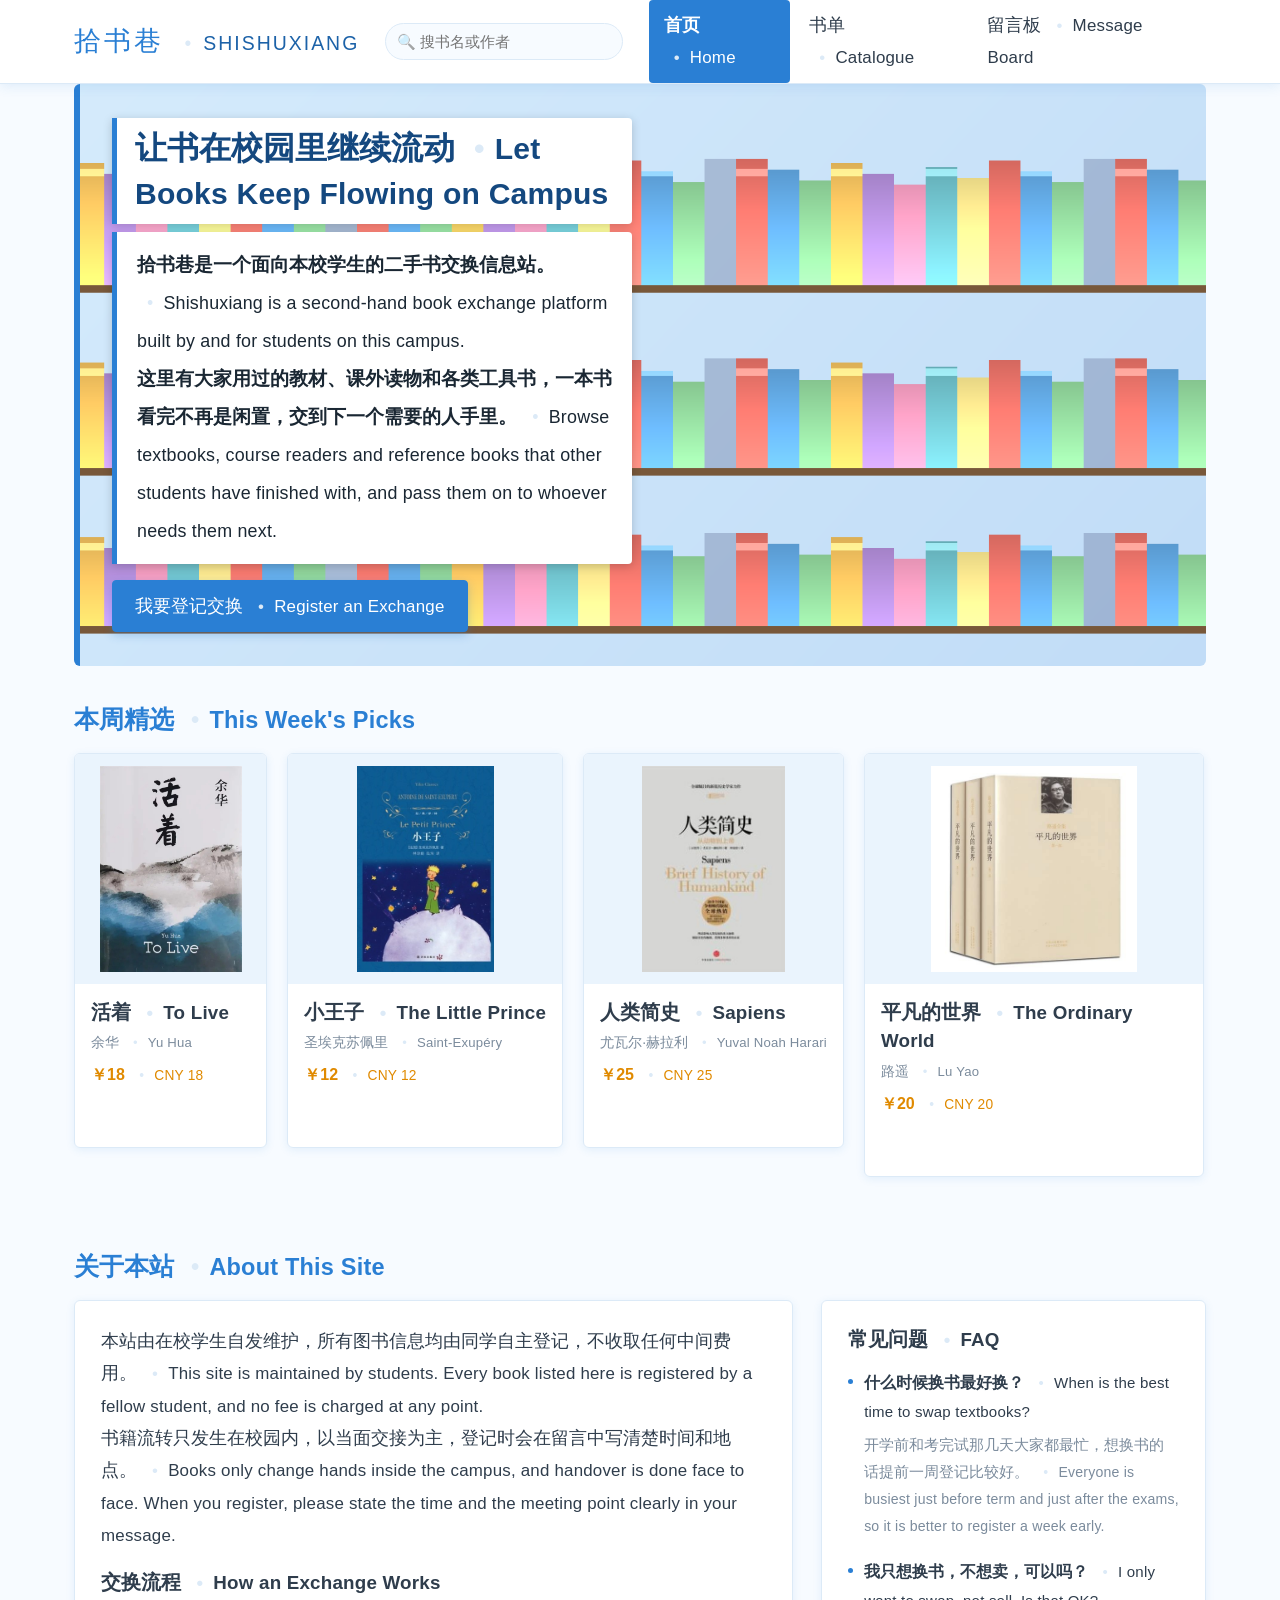
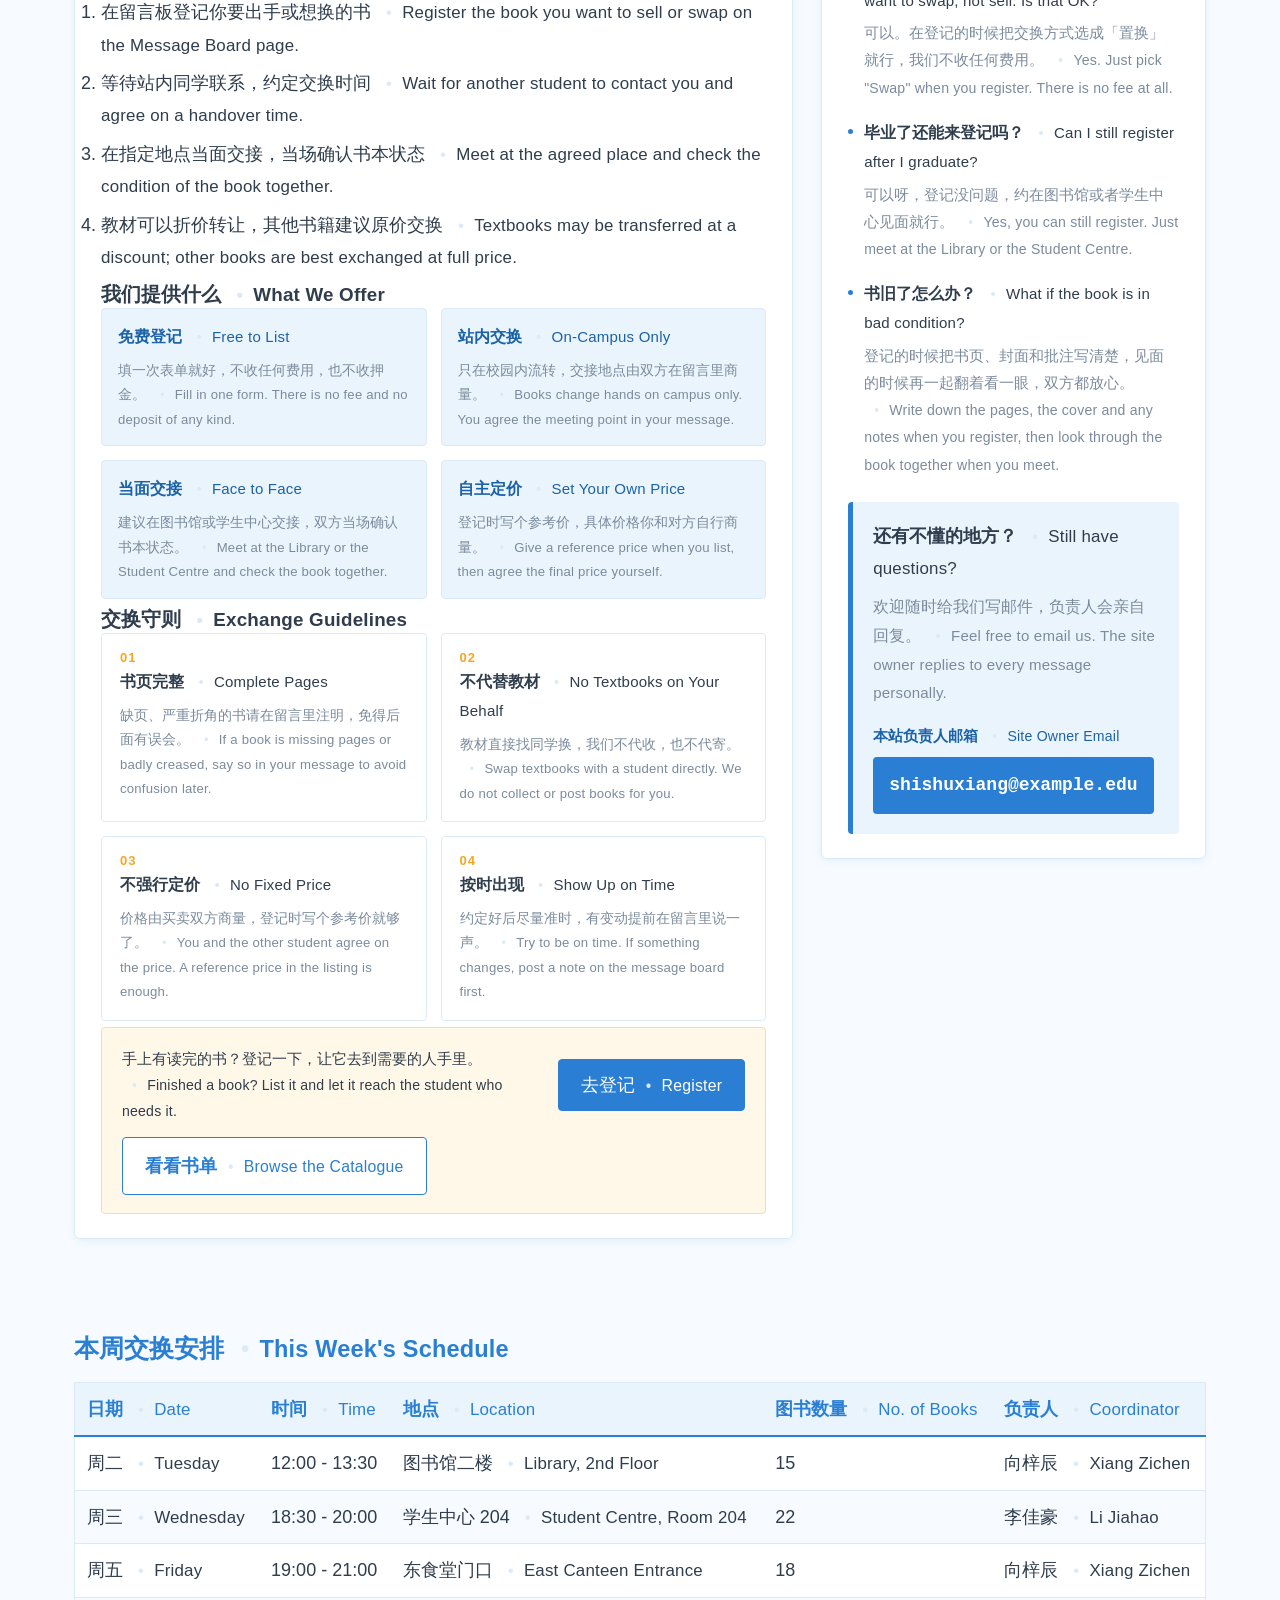
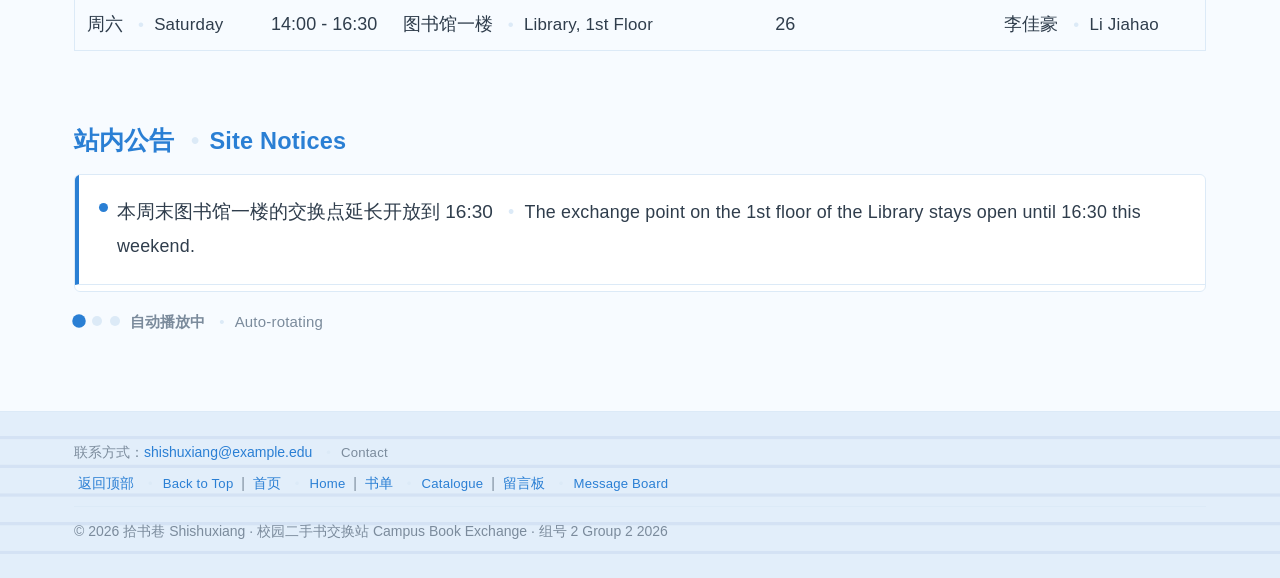
<file: index.html>
<!DOCTYPE html>
<!--
  ============================================================================
  拾书巷 (Shishuxiang) - 校园二手书交换站
  Campus Second-hand Book Exchange Site  |  首页 Home Page (index.html)
  ----------------------------------------------------------------------------
  负责人 Owner: 向梓辰 Xiang Zichen (202412320227)
  合作者 Collaborator: 李佳豪 Li Jiahao (202412320211)
  ----------------------------------------------------------------------------
  本页面所有可见文字均为中英双语：中文加粗、英文紧跟其后。
  Every visible piece of text on this page is bilingual: the Chinese is set in
  bold and the English follows immediately after it on the same line.
  ============================================================================
-->

<html lang="zh-CN">

<head>
    <!-- 字符编码  |  Character Encoding -->
    <meta charset="UTF-8">
    <!-- 视口设置（移动端必写）  |  Viewport Meta Tag (required for mobile) -->
    <meta name="viewport" content="width=device-width, initial-scale=1.0">
    <!-- 页面标题  |  Page Title -->
    <title>拾书巷 Shishuxiang | 校园二手书交换站 Campus Book Exchange</title>
    <!-- 网站图标  |  Favicon -->
    <link rel="shortcut icon" href="images/logo.jpg?v=13" type="image/x-icon">
    <!-- 外部样式表  |  External Stylesheet -->
    <link rel="stylesheet" href="css/style.css?v=13">
</head>

<body>
    <!-- ==================================================================
         区块一：顶部导航栏
         BLOCK 1: HEADER / NAVIGATION BAR
         ================================================================== -->
    <header id="header-top" class="site-header">
        <div class="header-inner">
            <!-- 站点名称  |  Site Name -->
            <a href="index.html" class="header-site-title">
                拾书巷 <span class="en-text">Shishuxiang</span>
            </a>

            <!-- 搜索框  |  Search Box -->
            <form class="header-search" id="header-search-form" role="search">
                <input type="search" id="header-search-input" placeholder="搜书名或作者"
                       data-hint-full="搜书名或作者 Search by title or writer" aria-label="搜索图书 Search for a book">
                <!-- 展开以后，英文提示出现在框的右边  -->
                <!-- Once the box is open, the English half shows on the right -->
                <span class="search-extra">Search by title or writer</span>
            </form>

            <!-- 导航菜单  |  Navigation -->
            <nav class="header-nav">
                <a href="index.html" class="header-nav-link active">首页 <span class="en-text">Home</span></a>
                <a href="detail.html" class="header-nav-link">书单 <span class="en-text">Catalogue</span></a>
                <a href="contact.html" class="header-nav-link">留言板 <span class="en-text">Message Board</span></a>
            </nav>
        </div>
    </header>

    <main class="main-content">

        <!-- --------------------------------------------------------------
             功能块 2-1：欢迎区
             FEATURE BLOCK 2-1: HERO / BANNER SECTION
             -------------------------------------------------------------- -->
        <section class="section-banner">
            <!-- 大标题  |  Main Heading -->
            <h2>让书在校园里继续流动 <span class="en-text">Let Books Keep Flowing on Campus</span></h2>

            <!-- 介绍段落（黑体加粗）  |  Introductory Paragraph (bold Heiti) -->
            <p>
                拾书巷是一个面向本校学生的二手书交换信息站。
                <span class="en-text">Shishuxiang is a second-hand book exchange platform built by and for students on this campus.</span><br>
                这里有大家用过的教材、课外读物和各类工具书，一本书看完不再是闲置，交到下一个需要的人手里。
                <span class="en-text">Browse textbooks, course readers and reference books that other students have finished with, and pass them on to whoever needs them next.</span>
            </p>

            <!-- 行动请求按钮  |  Call to Action Button -->
            <a href="contact.html" class="btn-primary">我要登记交换 <span class="en-text">Register an Exchange</span></a>
        </section>

        <!-- --------------------------------------------------------------
             功能块 2-2：精选图书画廊
             FEATURE BLOCK 2-2: FEATURED BOOK GALLERY
             -------------------------------------------------------------- -->
        <section id="section-gallery" class="section-gallery">
            <h2>本周精选 <span class="en-text">This Week's Picks</span></h2>

            <div class="gallery-container">

                <a class="book-card-link" href="book.html?book=活着"><article class="gallery-book-card">
                    <img src="images/活着.jpg?v=13" alt="《活着》封面 Cover of To Live">
                    <h3>活着 <span class="en-text">To Live</span></h3>
                    <p class="gallery-book-author">余华 <span class="en-text">Yu Hua</span></p>
                    <p class="gallery-book-price"><strong>￥18</strong> <span class="en-text">CNY 18</span></p>
                    <p class="book-detail-hint">查看详情 <span class="en-text">View Details</span></p></article></a>

                <a class="book-card-link" href="book.html?book=小王子"><article class="gallery-book-card">
                    <img src="images/小王子.jpg?v=13" alt="《小王子》封面 Cover of The Little Prince">
                    <h3>小王子 <span class="en-text">The Little Prince</span></h3>
                    <p class="gallery-book-author">圣埃克苏佩里 <span class="en-text">Saint-Exupéry</span></p>
                    <p class="gallery-book-price"><strong>￥12</strong> <span class="en-text">CNY 12</span></p>
                    <p class="book-detail-hint">查看详情 <span class="en-text">View Details</span></p></article></a>

                <a class="book-card-link" href="book.html?book=人类简史"><article class="gallery-book-card">
                    <img src="images/人类简史.jpg?v=13" alt="《人类简史》封面 Cover of Sapiens">
                    <h3>人类简史 <span class="en-text">Sapiens</span></h3>
                    <p class="gallery-book-author">尤瓦尔·赫拉利 <span class="en-text">Yuval Noah Harari</span></p>
                    <p class="gallery-book-price"><strong>￥25</strong> <span class="en-text">CNY 25</span></p>
                    <p class="book-detail-hint">查看详情 <span class="en-text">View Details</span></p></article></a>

                <a class="book-card-link" href="book.html?book=平凡的世界"><article class="gallery-book-card">
                    <img src="images/平凡的世界.jpg?v=13" alt="《平凡的世界》封面 Cover of The Ordinary World">
                    <h3>平凡的世界 <span class="en-text">The Ordinary World</span></h3>
                    <p class="gallery-book-author">路遥 <span class="en-text">Lu Yao</span></p>
                    <p class="gallery-book-price"><strong>￥20</strong> <span class="en-text">CNY 20</span></p>
                    <p class="book-detail-hint">查看详情 <span class="en-text">View Details</span></p></article></a>

            </div>
        </section>

        <!-- --------------------------------------------------------------
             功能块 2-3：关于本站 + 侧边栏（双栏）
             FEATURE BLOCK 2-3: ABOUT SECTION + SIDEBAR (TWO-COLUMN LAYOUT)
             -------------------------------------------------------------- -->
        <section id="section-about" class="section-about">
            <h2>关于本站 <span class="en-text">About This Site</span></h2>

            <div class="layout-two-col">

                <article class="layout-main-col">
                    <p>
                        本站由在校学生自发维护，所有图书信息均由同学自主登记，不收取任何中间费用。
                        <span class="en-text">This site is maintained by students. Every book listed here is registered by a fellow student, and no fee is charged at any point.</span><br>
                        书籍流转只发生在校园内，以当面交接为主，登记时会在留言中写清楚时间和地点。
                        <span class="en-text">Books only change hands inside the campus, and handover is done face to face. When you register, please state the time and the meeting point clearly in your message.</span>
                    </p>

                    <h3>交换流程 <span class="en-text">How an Exchange Works</span></h3>

                    <ol class="list-procedure">
                        <li>在留言板登记你要出手或想换的书
                            <span class="en-text">Register the book you want to sell or swap on the Message Board page.</span></li>
                        <li>等待站内同学联系，约定交换时间
                            <span class="en-text">Wait for another student to contact you and agree on a handover time.</span></li>
                        <li>在指定地点当面交接，当场确认书本状态
                            <span class="en-text">Meet at the agreed place and check the condition of the book together.</span></li>
                        <li>教材可以折价转让，其他书籍建议原价交换
                            <span class="en-text">Textbooks may be transferred at a discount; other books are best exchanged at full price.</span></li>
                    </ol>

                    <!--
                      服务承诺：四条不涉及任何统计数字的说明
                      What We Offer: four plain statements, no numbers or statistics
                    -->
                    <h3>我们提供什么 <span class="en-text">What We Offer</span></h3>

                    <div class="stat-row">
                        <div class="stat-item">
                            <span class="stat-label">免费登记 <span class="en-text">Free to List</span></span>
                            <span class="stat-desc">填一次表单就好，不收任何费用，也不收押金。
                                <span class="en-text">Fill in one form. There is no fee and no deposit of any kind.</span></span>
                        </div>
                        <div class="stat-item">
                            <span class="stat-label">站内交换 <span class="en-text">On-Campus Only</span></span>
                            <span class="stat-desc">只在校园内流转，交接地点由双方在留言里商量。
                                <span class="en-text">Books change hands on campus only. You agree the meeting point in your message.</span></span>
                        </div>
                        <div class="stat-item">
                            <span class="stat-label">当面交接 <span class="en-text">Face to Face</span></span>
                            <span class="stat-desc">建议在图书馆或学生中心交接，双方当场确认书本状态。
                                <span class="en-text">Meet at the Library or the Student Centre and check the book together.</span></span>
                        </div>
                        <div class="stat-item">
                            <span class="stat-label">自主定价 <span class="en-text">Set Your Own Price</span></span>
                            <span class="stat-desc">登记时写个参考价，具体价格你和对方自行商量。
                                <span class="en-text">Give a reference price when you list, then agree the final price yourself.</span></span>
                        </div>
                    </div>

                    <!--
                      交换守则：四条约定
                      Exchange guidelines: four simple rules
                    -->
                    <h3>交换守则 <span class="en-text">Exchange Guidelines</span></h3>

                    <div class="rule-grid">
                        <div class="rule-item">
                            <span class="rule-index">01</span>
                            <p class="rule-title">书页完整 <span class="en-text">Complete Pages</span></p>
                            <p class="rule-desc">缺页、严重折角的书请在留言里注明，免得后面有误会。
                                <span class="en-text">If a book is missing pages or badly creased, say so in your message to avoid confusion later.</span></p>
                        </div>
                        <div class="rule-item">
                            <span class="rule-index">02</span>
                            <p class="rule-title">不代替教材 <span class="en-text">No Textbooks on Your Behalf</span></p>
                            <p class="rule-desc">教材直接找同学换，我们不代收，也不代寄。
                                <span class="en-text">Swap textbooks with a student directly. We do not collect or post books for you.</span></p>
                        </div>
                        <div class="rule-item">
                            <span class="rule-index">03</span>
                            <p class="rule-title">不强行定价 <span class="en-text">No Fixed Price</span></p>
                            <p class="rule-desc">价格由买卖双方商量，登记时写个参考价就够了。
                                <span class="en-text">You and the other student agree on the price. A reference price in the listing is enough.</span></p>
                        </div>
                        <div class="rule-item">
                            <span class="rule-index">04</span>
                            <p class="rule-title">按时出现 <span class="en-text">Show Up on Time</span></p>
                            <p class="rule-desc">约定好后尽量准时，有变动提前在留言里说一声。
                                <span class="en-text">Try to be on time. If something changes, post a note on the message board first.</span></p>
                        </div>
                    </div>

                    <!--
                      行动按钮：把读者引向留言板和书单
                      Call to action: point the reader to the message board and the catalogue
                    -->
                    <div class="cta-row">
                        <p class="cta-text">手上有读完的书？登记一下，让它去到需要的人手里。
                            <span class="en-text">Finished a book? List it and let it reach the student who needs it.</span></p>
                        <a class="btn-primary" href="contact.html">去登记 <span class="en-text">Register</span></a>
                        <a class="btn-secondary" href="detail.html">看看书单 <span class="en-text">Browse the Catalogue</span></a>
                    </div>
                </article>

                <aside class="layout-side-col">
                    <h3>常见问题 <span class="en-text">FAQ</span></h3>

                    <ul class="list-faq">
                        <li>
                            <p class="faq-q">什么时候换书最好换？
                                <span class="en-text">When is the best time to swap textbooks?</span></p>
                            <p class="faq-a">开学前和考完试那几天大家都最忙，想换书的话提前一周登记比较好。
                                <span class="en-text">Everyone is busiest just before term and just after the exams, so it is better to register a week early.</span></p>
                        </li>
                        <li>
                            <p class="faq-q">我只想换书，不想卖，可以吗？
                                <span class="en-text">I only want to swap, not sell. Is that OK?</span></p>
                            <p class="faq-a">可以。在登记的时候把交换方式选成「置换」就行，我们不收任何费用。
                                <span class="en-text">Yes. Just pick "Swap" when you register. There is no fee at all.</span></p>
                        </li>
                        <li>
                            <p class="faq-q">毕业了还能来登记吗？
                                <span class="en-text">Can I still register after I graduate?</span></p>
                            <p class="faq-a">可以呀，登记没问题，约在图书馆或者学生中心见面就行。
                                <span class="en-text">Yes, you can still register. Just meet at the Library or the Student Centre.</span></p>
                        </li>
                        <li>
                            <p class="faq-q">书旧了怎么办？
                                <span class="en-text">What if the book is in bad condition?</span></p>
                            <p class="faq-a">登记的时候把书页、封面和批注写清楚，见面的时候再一起翻着看一眼，双方都放心。
                                <span class="en-text">Write down the pages, the cover and any notes when you register, then look through the book together when you meet.</span></p>
                        </li>
                    </ul>

                    <!--
                      侧边栏底部的联系方式
                      The contact details at the bottom of the sidebar
                    -->
                    <div class="faq-contact">
                        <p class="faq-contact-title">还有不懂的地方？
                            <span class="en-text">Still have questions?</span></p>
                        <p class="faq-contact-body">
                            欢迎随时给我们写邮件，负责人会亲自回复。
                            <span class="en-text">Feel free to email us. The site owner replies to every message personally.</span>
                        </p>
                        <p class="faq-contact-label">
                            本站负责人邮箱
                            <span class="en-text">Site Owner Email</span>
                        </p>
                        <p class="faq-contact-mail">
                            <a href="mailto:shishuxiang@example.edu">shishuxiang@example.edu</a>
                        </p>
                    </div>
                </aside>

            </div>
        </section>

        <!-- --------------------------------------------------------------
             功能块 2-4：本周交换安排（表格）
             FEATURE BLOCK 2-4: WEEKLY EXCHANGE SCHEDULE (TABLE)
             -------------------------------------------------------------- -->
        <section id="section-schedule" class="section-schedule">
            <h2>本周交换安排 <span class="en-text">This Week's Schedule</span></h2>

            <table class="table-schedule">
                <thead>
                    <tr>
                        <th scope="col">日期 <span class="en-text">Date</span></th>
                        <th scope="col">时间 <span class="en-text">Time</span></th>
                        <th scope="col">地点 <span class="en-text">Location</span></th>
                        <th scope="col">图书数量 <span class="en-text">No. of Books</span></th>
                        <th scope="col">负责人 <span class="en-text">Coordinator</span></th>
                    </tr>
                </thead>
                <tbody>
                    <tr>
                        <td>周二 <span class="en-text">Tuesday</span></td>
                        <td>12:00 - 13:30</td>
                        <td>图书馆二楼 <span class="en-text">Library, 2nd Floor</span></td>
                        <td>15</td>
                        <td>向梓辰 <span class="en-text">Xiang Zichen</span></td>
                    </tr>
                    <tr>
                        <td>周三 <span class="en-text">Wednesday</span></td>
                        <td>18:30 - 20:00</td>
                        <td>学生中心 204 <span class="en-text">Student Centre, Room 204</span></td>
                        <td>22</td>
                        <td>李佳豪 <span class="en-text">Li Jiahao</span></td>
                    </tr>
                    <tr>
                        <td>周五 <span class="en-text">Friday</span></td>
                        <td>19:00 - 21:00</td>
                        <td>东食堂门口 <span class="en-text">East Canteen Entrance</span></td>
                        <td>18</td>
                        <td>向梓辰 <span class="en-text">Xiang Zichen</span></td>
                    </tr>
                    <tr>
                        <td>周六 <span class="en-text">Saturday</span></td>
                        <td>14:00 - 16:30</td>
                        <td>图书馆一楼 <span class="en-text">Library, 1st Floor</span></td>
                        <td>26</td>
                        <td>李佳豪 <span class="en-text">Li Jiahao</span></td>
                    </tr>
                </tbody>
            </table>
        </section>

        <!-- --------------------------------------------------------------
             功能块 2-5：站内公告
             FEATURE BLOCK 2-5: SITE NOTICES
             -------------------------------------------------------------- -->
        <section id="section-notice" class="section-notice">
            <h2>站内公告 <span class="en-text">Site Notices</span></h2>

            <ul class="notice-list">
                <li>本周末图书馆一楼的交换点延长开放到 16:30
                    <span class="en-text">The exchange point on the 1st floor of the Library stays open until 16:30 this weekend.</span></li>
                <li>教材类图书转让价普遍在原价的 5 折左右
                    <span class="en-text">Textbooks are generally transferred at around 50% of their original price.</span></li>
                <li>登记时请务必留下可联系的联系方式
                    <span class="en-text">Please always leave a reachable contact method when you register.</span></li>
            </ul>

            <!--
              轮播提示器（由 JavaScript 填充圆点）
              The rotation indicator. JavaScript fills the dots in here.
              一开始是空的，等 JS 运行后才会出现圆点和"自动播放"标签。
              It starts out empty; the dots and the label appear once the
              JavaScript has run.
            -->
            <div class="notice-rotation-info" id="notice-rotation-info">
                <div class="notice-dots" id="notice-dots"></div>
                <span class="notice-auto-label">
                    自动播放中 <span class="en-text">Auto-rotating</span>
                </span>
            </div>
        </section>

    </main>

    <!-- ==================================================================
         区块三：页脚
         BLOCK 3: FOOTER
         ================================================================== -->
    <footer class="site-footer">
        <div class="footer-inner">

            <p>
                联系方式：<a href="mailto:shishuxiang@example.edu">shishuxiang@example.edu</a>
                <span class="en-text">Contact</span>
            </p>

            <p class="footer-links">
                <a href="#header-top">返回顶部 <span class="en-text">Back to Top</span></a>
                |
                <a href="index.html">首页 <span class="en-text">Home</span></a>
                |
                <a href="detail.html">书单 <span class="en-text">Catalogue</span></a>
                |
                <a href="contact.html">留言板 <span class="en-text">Message Board</span></a>
            </p>

            <p class="footer-copyright">
                &copy; 2026 拾书巷 Shishuxiang · 校园二手书交换站 Campus Book Exchange · 组号 2 Group 2
                <span id="footer-year"></span>
            </p>

        </div>
    </footer>

    <!-- 交互脚本  |  The interaction script -->
    <script src="js/main.js?v=13" defer></script>

</body>

</html>
</file>
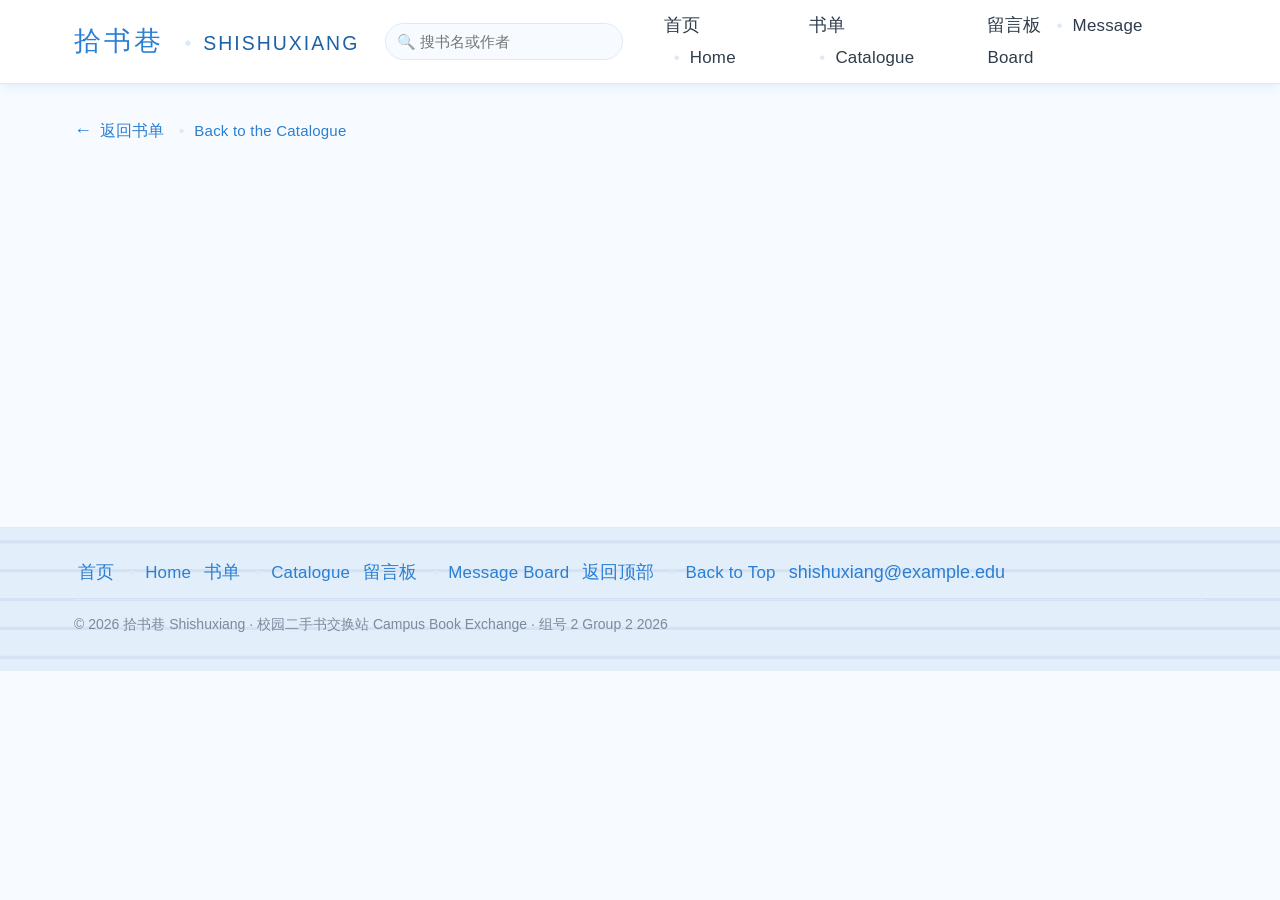
<file: book.html>
<!DOCTYPE html>
<html lang="zh-CN">

<head>
    <!-- ==================================================================
         书籍详情页  |  BOOK DETAIL PAGE
         ------------------------------------------------------------------
         用户点击任意一本书的卡片后会跳到这里。
         页面用地址栏里的 ?book=书名 来决定显示哪一本书，
         所以十三本书只需要这一个文件。
         When the user clicks any book card the site opens this page.
         The ?book=参数 in the address bar decides which book is shown,
         so one single file covers all thirteen books.
         ================================================================== -->
    <meta charset="UTF-8">
    <meta name="viewport" content="width=device-width, initial-scale=1.0">
    <title>书籍详情 Book Detail | 拾书巷 Shishuxiang Campus Book Exchange</title>
    <link rel="shortcut icon" href="images/logo.jpg?v=13" type="image/x-icon">
    <link rel="stylesheet" href="css/style.css?v=13">
</head>

<body>
    <!-- ==================================================================
         区块一：顶部导航栏
         BLOCK 1: HEADER / NAVIGATION BAR
         ================================================================== -->
    <header id="header-top" class="site-header">
        <div class="header-inner">
            <!-- 站点名称  |  Site Name -->
            <a href="index.html" class="header-site-title">
                拾书巷 <span class="en-text">Shishuxiang</span>
            </a>

            <!-- 搜索框  |  Search Box -->
            <form class="header-search" id="header-search-form" role="search">
                <input type="search" id="header-search-input" placeholder="搜书名或作者"
                       data-hint-full="搜书名或作者 Search by title or writer" aria-label="搜索图书 Search for a book">
                <!-- 展开以后，英文提示出现在框的右边  -->
                <!-- Once the box is open, the English half shows on the right -->
                <span class="search-extra">Search by title or writer</span>
            </form>

            <nav class="header-nav">
                <a href="index.html" class="header-nav-link">首页 <span class="en-text">Home</span></a>
                <a href="detail.html" class="header-nav-link">书单 <span class="en-text">Catalogue</span></a>
                <a href="contact.html" class="header-nav-link">留言板 <span class="en-text">Message Board</span></a>
            </nav>
        </div>
    </header>

    <main class="main-content">

        <!-- --------------------------------------------------------------
             功能块：书籍详情
             FEATURE BLOCK: BOOK DETAIL
             -------------------------------------------------------------- -->
        <section class="section-book-detail">
            <!-- 返回书单  |  Back to the catalogue -->
            <a href="detail.html" class="back-link">
                <span class="back-arrow">&larr;</span>
                返回书单 <span class="en-text">Back to the Catalogue</span>
            </a>

            <!-- 书籍信息由 JavaScript 填入  |  Filled in by JavaScript -->
            <div class="book-detail" id="book-detail">
                <div class="book-detail-loading">
                    正在加载书籍信息… <span class="en-text">Loading the book details…</span>
                </div>
            </div>
        </section>

    </main>

    <footer class="site-footer">
        <div class="footer-inner">
            <div class="footer-links">
                <a href="index.html">首页 <span class="en-text">Home</span></a>
                <a href="detail.html">书单 <span class="en-text">Catalogue</span></a>
                <a href="contact.html">留言板 <span class="en-text">Message Board</span></a>
                <a href="#header-top">返回顶部 <span class="en-text">Back to Top</span></a>
                <a href="mailto:shishuxiang@example.edu">shishuxiang@example.edu</a>
            </div>
            <p class="footer-copyright">
                &copy; 2026 拾书巷 Shishuxiang · 校园二手书交换站 Campus Book Exchange · 组号 2 Group 2
                <span id="footer-year"></span>
            </p>
        </div>
    </footer>

    <script src="js/main.js?v=13" defer></script>
</body>

</html>
</file>
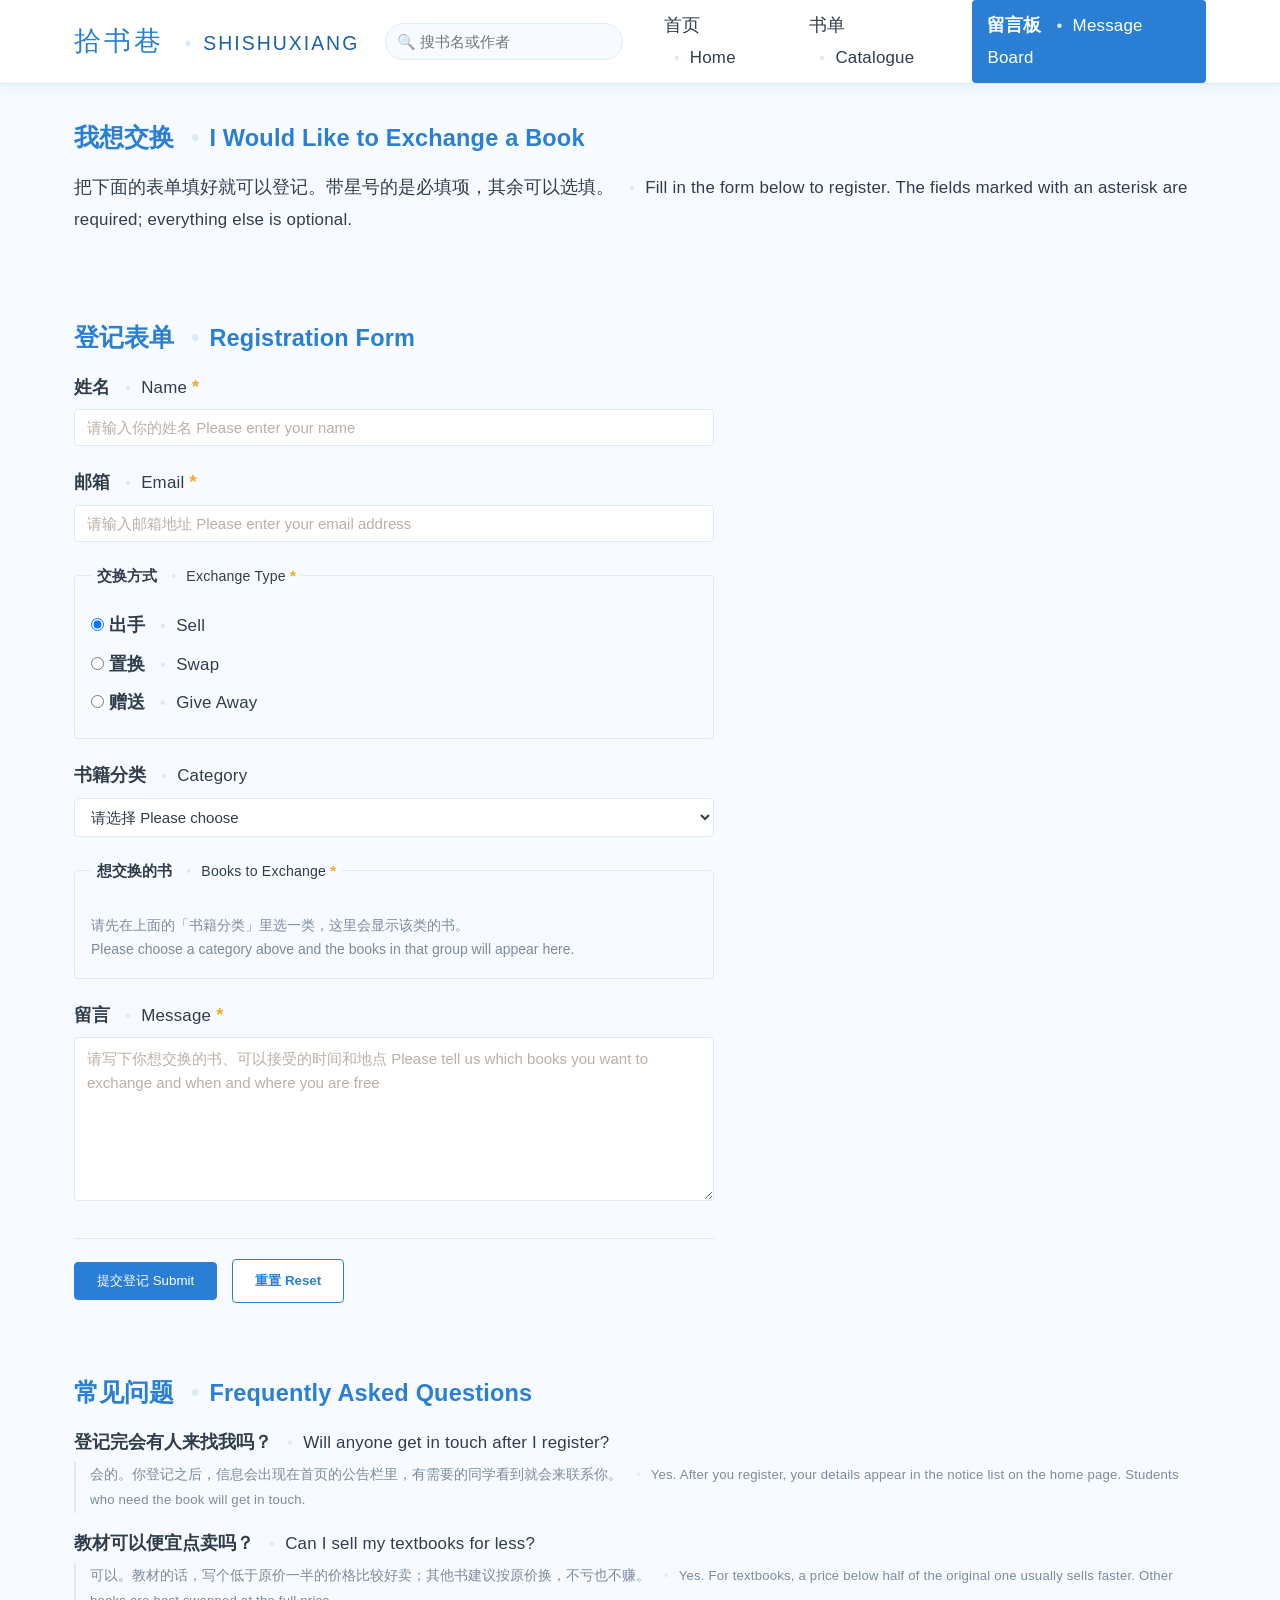
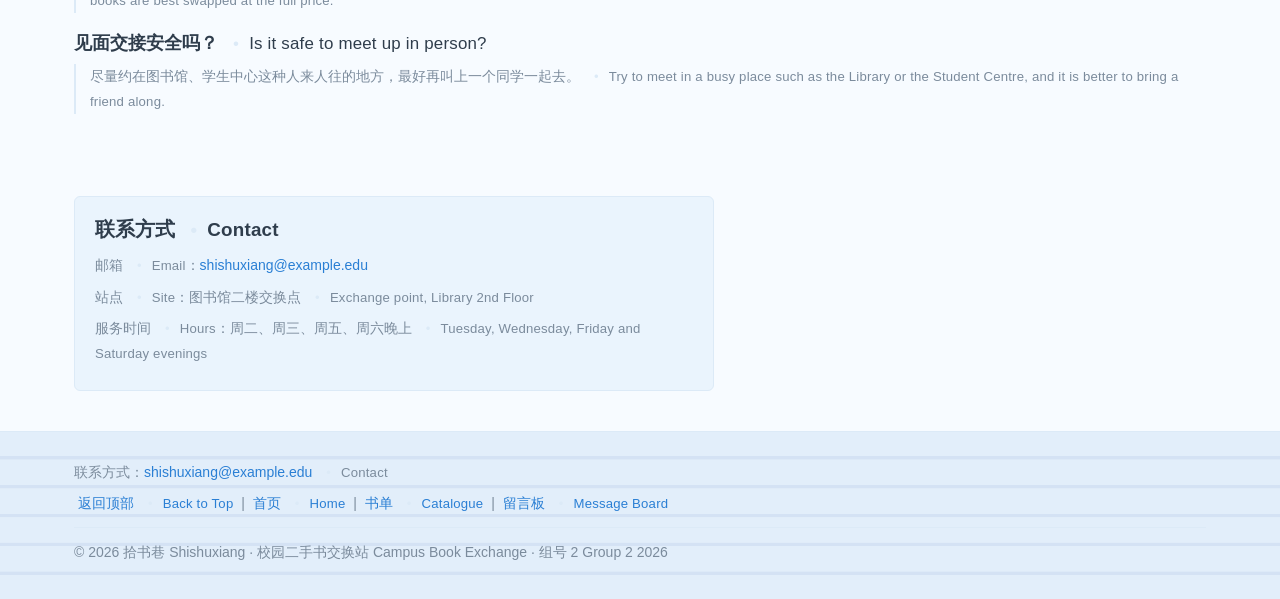
<file: contact.html>
<!DOCTYPE html>
<!--
  ============================================================================
  拾书巷 (Shishuxiang) - 校园二手书交换站
  Campus Second-hand Book Exchange Site  |  留言板页 Message Board Page (contact.html)
  ----------------------------------------------------------------------------
  负责人 Owner: 向梓辰 Xiang Zichen (202412320227)
  合作者 Collaborator: 李佳豪 Li Jiahao (202412320211) 
  ----------------------------------------------------------------------------
  本页包含一个完整的表单，包括文本框、单选框、复选框、
  下拉框和文本域，并会用 JavaScript 做必填项与邮箱格式验证。
  This page holds a complete form with text inputs, radio buttons, checkboxes,
  a select box and a text area, all validated by JavaScript.
  ============================================================================
-->

<html lang="zh-CN">

<head>
    <meta charset="UTF-8">
    <meta name="viewport" content="width=device-width, initial-scale=1.0">
    <title>留言板 Message Board | 拾书巷 Shishuxiang Campus Book Exchange</title>
    <link rel="shortcut icon" href="images/logo.jpg?v=13" type="image/x-icon">
    <link rel="stylesheet" href="css/style.css?v=13">
</head>

<body>
    <!-- ==================================================================
         区块一：顶部导航栏
         BLOCK 1: HEADER / NAVIGATION BAR
         ================================================================== -->
    <header id="header-top" class="site-header">
        <div class="header-inner">
            <!-- 站点名称  |  Site Name -->
            <a href="index.html" class="header-site-title">
                拾书巷 <span class="en-text">Shishuxiang</span>
            </a>

            <!-- 搜索框  |  Search Box -->
            <form class="header-search" id="header-search-form" role="search">
                <input type="search" id="header-search-input" placeholder="搜书名或作者"
                       data-hint-full="搜书名或作者 Search by title or writer" aria-label="搜索图书 Search for a book">
                <!-- 展开以后，英文提示出现在框的右边  -->
                <!-- Once the box is open, the English half shows on the right -->
                <span class="search-extra">Search by title or writer</span>
            </form>

            <!-- 导航菜单  |  Navigation -->
            <nav class="header-nav">
                <a href="index.html" class="header-nav-link">首页 <span class="en-text">Home</span></a>
                <a href="detail.html" class="header-nav-link">书单 <span class="en-text">Catalogue</span></a>
                <a href="contact.html" class="header-nav-link active">留言板 <span class="en-text">Message Board</span></a>
            </nav>
        </div>
    </header>

    <main class="main-content">

        <!-- --------------------------------------------------------------
             功能块：页面引言
             FEATURE BLOCK: PAGE INTRO
             -------------------------------------------------------------- -->
        <section class="section-page-intro">
            <h2>我想交换 <span class="en-text">I Would Like to Exchange a Book</span></h2>

            <p>
                把下面的表单填好就可以登记。带星号的是必填项，其余可以选填。
                <span class="en-text">Fill in the form below to register. The fields marked with an asterisk are required; everything else is optional.</span>
            </p>
        </section>

        <!-- --------------------------------------------------------------
             功能块：登记表单
             FEATURE BLOCK: THE REGISTRATION FORM
             -------------------------------------------------------------- -->
        <section id="section-register" class="section-register">
            <h2>登记表单 <span class="en-text">Registration Form</span></h2>

            <!-- action 留空表示未提交到服务器，改由 JS 拦截处理  -->
            <!-- An empty action means the form is not sent to a server; JavaScript intercepts it -->
            <form class="exchange-form" id="exchange-form" action="#" method="post" novalidate>

                <!-- 姓名（必填）  |  Name (required) -->
                <div class="form-row">
                    <label for="name">
                        姓名 <span class="en-text">Name</span> <span class="required">*</span>
                    </label>
                    <input type="text" id="name" name="name" placeholder="请输入你的姓名 Please enter your name">
                    <p class="error-msg" id="name-error">请填写姓名 Please enter your name</p>
                </div>

                <!-- 邮箱（必填）  |  Email (required) -->
                <div class="form-row">
                    <label for="email">
                        邮箱 <span class="en-text">Email</span> <span class="required">*</span>
                    </label>
                    <input type="email" id="email" name="email" placeholder="请输入邮箱地址 Please enter your email address">
                    <p class="error-msg" id="email-error">请填写有效的邮箱地址 Please enter a valid email address</p>
                </div>

                <!-- 单选框：交换方式  |  Radio buttons: type of exchange -->
                <div class="form-row">
                    <fieldset class="form-fieldset">
                        <legend>
                            交换方式 <span class="en-text">Exchange Type</span> <span class="required">*</span>
                        </legend>

                        <label class="radio-item">
                            <input type="radio" name="type" value="sell" checked>
                            出手 <span class="en-text">Sell</span>
                        </label>
                        <label class="radio-item">
                            <input type="radio" name="type" value="swap">
                            置换 <span class="en-text">Swap</span>
                        </label>
                        <label class="radio-item">
                            <input type="radio" name="type" value="free">
                            赠送 <span class="en-text">Give Away</span>
                        </label>
                    </fieldset>
                </div>

                <!-- 下拉框：书籍分类  |  Select box: book category -->
                <div class="form-row">
                    <label for="category">
                        书籍分类 <span class="en-text">Category</span>
                    </label>
                    <select id="category" name="category">
                        <option value="">请选择 Please choose</option>
                        <option value="literature">文学类 Literature</option>
                        <option value="social">社科类 Social Science</option>
                        <option value="course">学科教材 Course Books</option>
                        <option value="language">语言类 Language</option>
                    </select>
                </div>

                <!-- 复选框：想交换的书  |  Checkboxes: books to exchange -->
                <!--
                  每个复选框都带一个 data-category 属性，标明它属于哪一类。
                  下拉框一换，下面这里就会自动只显示该分类的书。
                  Each checkbox carries a data-category attribute naming the group
                  it belongs to. Changing the drop-down box above filters this
                  list down to the books in that category.
                -->
                <div class="form-row">
                    <fieldset class="form-fieldset">
                        <legend>
                            想交换的书 <span class="en-text">Books to Exchange</span> <span class="required">*</span>
                        </legend>

                        <label class="check-item" data-category="course">
                            <input type="checkbox" name="books" value="高等数学 Advanced Mathematics" data-category="course">
                            高等数学 <span class="en-text">Advanced Mathematics</span>
                        </label>
                        <label class="check-item" data-category="language">
                            <input type="checkbox" name="books" value="大学英语 College English" data-category="language">
                            大学英语 <span class="en-text">College English</span>
                        </label>
                        <label class="check-item" data-category="course">
                            <input type="checkbox" name="books" value="数据结构 Data Structures" data-category="course">
                            数据结构 <span class="en-text">Data Structures</span>
                        </label>
                        <label class="check-item" data-category="course">
                            <input type="checkbox" name="books" value="计算机网络 Computer Networks" data-category="course">
                            计算机网络 <span class="en-text">Computer Networks</span>
                        </label>
                        <label class="check-item" data-category="literature">
                            <input type="checkbox" name="books" value="活着 To Live" data-category="literature">
                            活着 <span class="en-text">To Live</span>
                        </label>
                        <label class="check-item" data-category="literature">
                            <input type="checkbox" name="books" value="小王子 The Little Prince" data-category="literature">
                            小王子 <span class="en-text">The Little Prince</span>
                        </label>
                        <label class="check-item" data-category="social">
                            <input type="checkbox" name="books" value="人类简史 Sapiens" data-category="social">
                            人类简史 <span class="en-text">Sapiens</span>
                        </label>
                        <label class="check-item" data-category="language">
                            <input type="checkbox" name="books" value="乡土中国 From the Soil" data-category="language">
                            乡土中国 <span class="en-text">From the Soil</span>
                        </label>

                        <!--
                          没有选择分类时显示的提示文字
                          A hint shown when no category has been picked yet
                        -->
                        <p class="check-hint" id="books-hint">
                            请先在上面的「书籍分类」里选一类，这里会显示该类的书。<br>
                            Please choose a category above and the books in that group will appear here.
                        </p>
                    </fieldset>
                    <p class="error-msg" id="books-error">请至少勾选一本书 Please select at least one book</p>
                </div>

                <!-- 文本域：留言（必填）  |  Text area: message (required) -->
                <div class="form-row">
                    <label for="message">
                        留言 <span class="en-text">Message</span> <span class="required">*</span>
                    </label>
                    <textarea id="message" name="message" rows="6"
                        placeholder="请写下你想交换的书、可以接受的时间和地点 Please tell us which books you want to exchange and when and where you are free"></textarea>
                    <p class="error-msg" id="message-error">请填写留言内容 Please write a short message</p>
                </div>

                <!-- 提交按钮  |  The submit buttons -->
                <div class="form-actions">
                    <input type="submit" class="btn-primary" value="提交登记 Submit">
                    <input type="reset" class="btn-secondary" value="重置 Reset">
                </div>

            </form>
        </section>

        <!-- --------------------------------------------------------------
             功能块：常见问题
             FEATURE BLOCK: FAQ
             -------------------------------------------------------------- -->
        <section id="section-faq" class="section-faq">
            <h2>常见问题 <span class="en-text">Frequently Asked Questions</span></h2>

            <ul class="faq-list">
                <li>
                    登记完会有人来找我吗？
                    <span class="en-text">Will anyone get in touch after I register?</span>
                    <p class="faq-answer">
                        会的。你登记之后，信息会出现在首页的公告栏里，有需要的同学看到就会来联系你。
                        <span class="en-text">Yes. After you register, your details appear in the notice list on the home page. Students who need the book will get in touch.</span>
                    </p>
                </li>
                <li>
                    教材可以便宜点卖吗？
                    <span class="en-text">Can I sell my textbooks for less?</span>
                    <p class="faq-answer">
                        可以。教材的话，写个低于原价一半的价格比较好卖；其他书建议按原价换，不亏也不赚。
                        <span class="en-text">Yes. For textbooks, a price below half of the original one usually sells faster. Other books are best swapped at the full price.</span>
                    </p>
                </li>
                <li>
                    见面交接安全吗？
                    <span class="en-text">Is it safe to meet up in person?</span>
                    <p class="faq-answer">
                        尽量约在图书馆、学生中心这种人来人往的地方，最好再叫上一个同学一起去。
                        <span class="en-text">Try to meet in a busy place such as the Library or the Student Centre, and it is better to bring a friend along.</span>
                    </p>
                </li>
            </ul>
        </section>

        <!-- --------------------------------------------------------------
             功能块：联系方式
             FEATURE BLOCK: CONTACT DETAILS
             -------------------------------------------------------------- -->
        <section class="contact-aside">
            <h3>联系方式 <span class="en-text">Contact</span></h3>

            <ul>
                <li>邮箱 <span class="en-text">Email</span>：<a href="mailto:shishuxiang@example.edu">shishuxiang@example.edu</a></li>
                <li>站点 <span class="en-text">Site</span>：图书馆二楼交换点 <span class="en-text">Exchange point, Library 2nd Floor</span></li>
                <li>服务时间 <span class="en-text">Hours</span>：周二、周三、周五、周六晚上 <span class="en-text">Tuesday, Wednesday, Friday and Saturday evenings</span></li>
            </ul>
        </section>

    </main>

    <!-- ==================================================================
         区块三：页脚
         BLOCK 3: FOOTER
         ================================================================== -->
    <footer class="site-footer">
        <div class="footer-inner">

            <p>
                联系方式：<a href="mailto:shishuxiang@example.edu">shishuxiang@example.edu</a>
                <span class="en-text">Contact</span>
            </p>

            <p class="footer-links">
                <a href="#header-top">返回顶部 <span class="en-text">Back to Top</span></a>
                |
                <a href="index.html">首页 <span class="en-text">Home</span></a>
                |
                <a href="detail.html">书单 <span class="en-text">Catalogue</span></a>
                |
                <a href="contact.html">留言板 <span class="en-text">Message Board</span></a>
            </p>

            <p class="footer-copyright">
                &copy; 2026 拾书巷 Shishuxiang · 校园二手书交换站 Campus Book Exchange · 组号 2 Group 2
                <span id="footer-year"></span>
            </p>

        </div>
    </footer>

    <!-- 交互脚本  |  The interaction script -->
    <script src="js/main.js?v=13" defer></script>

</body>

</html>
</file>
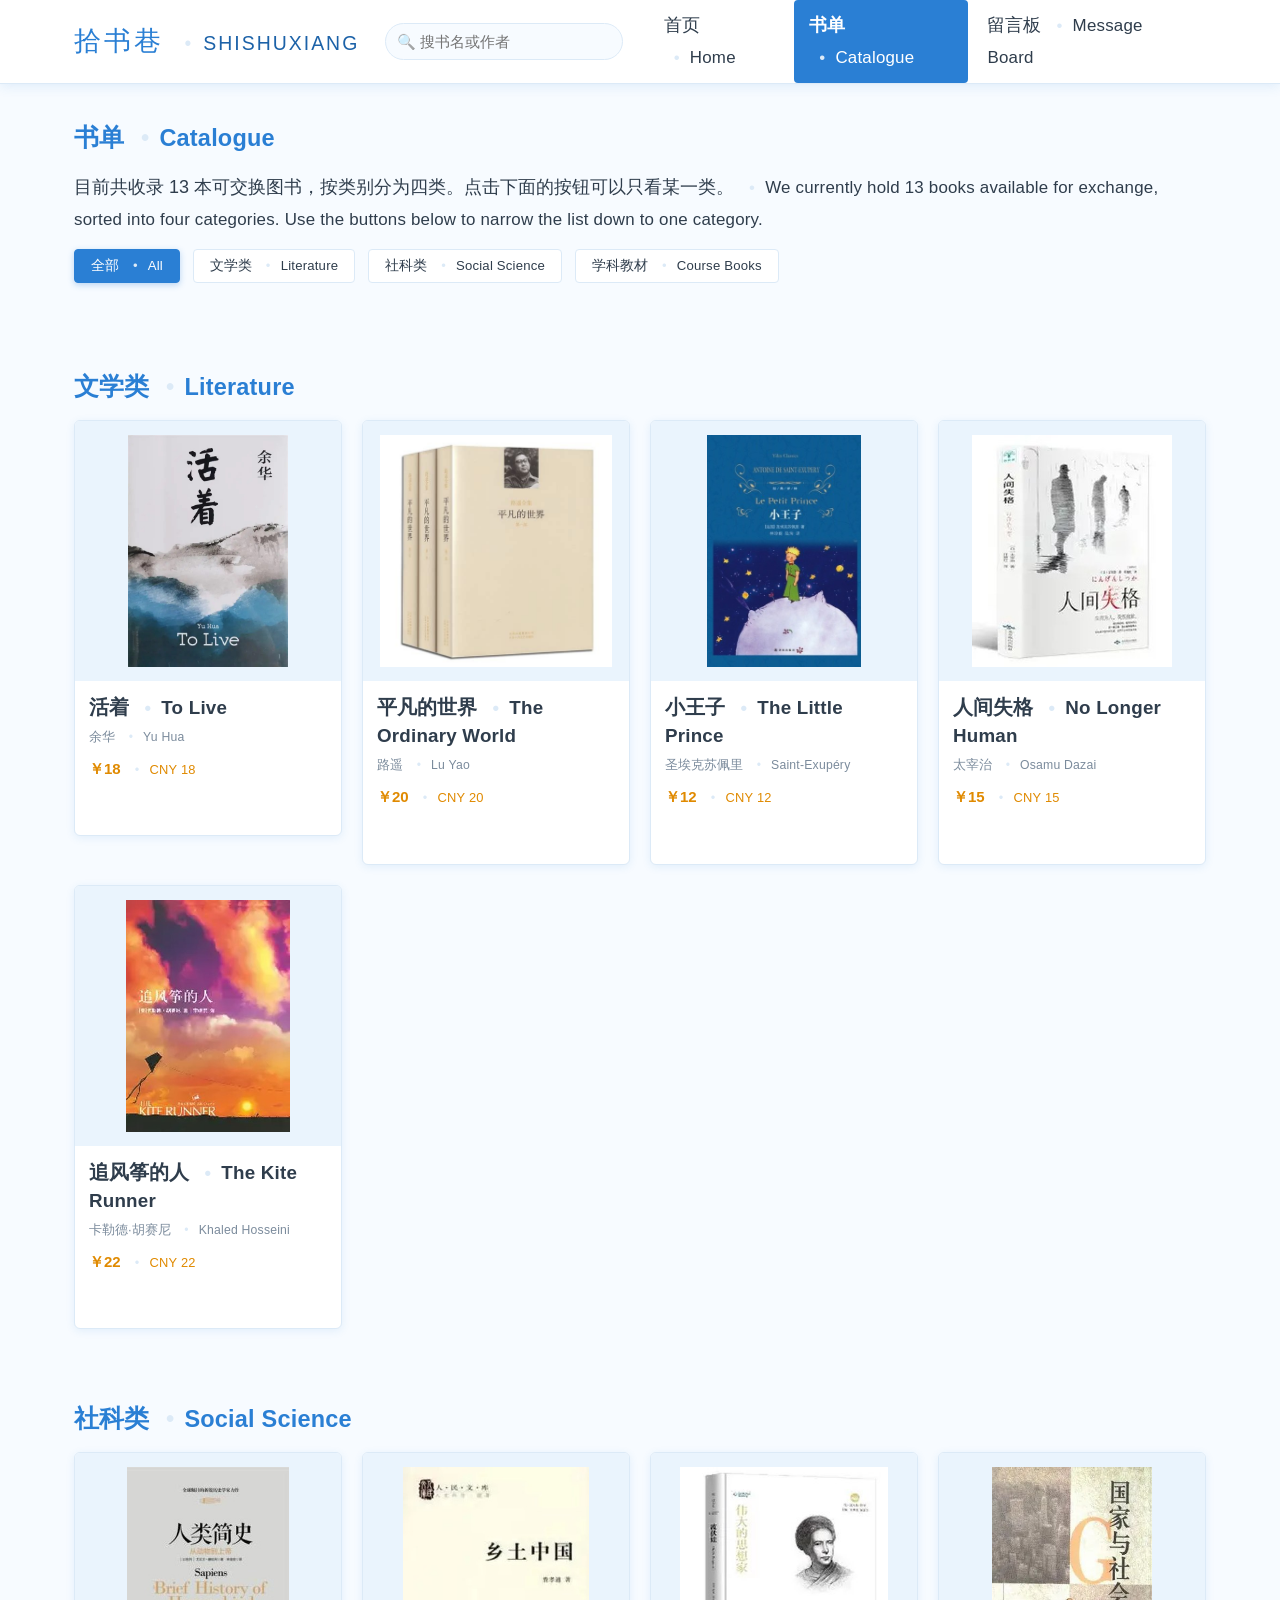
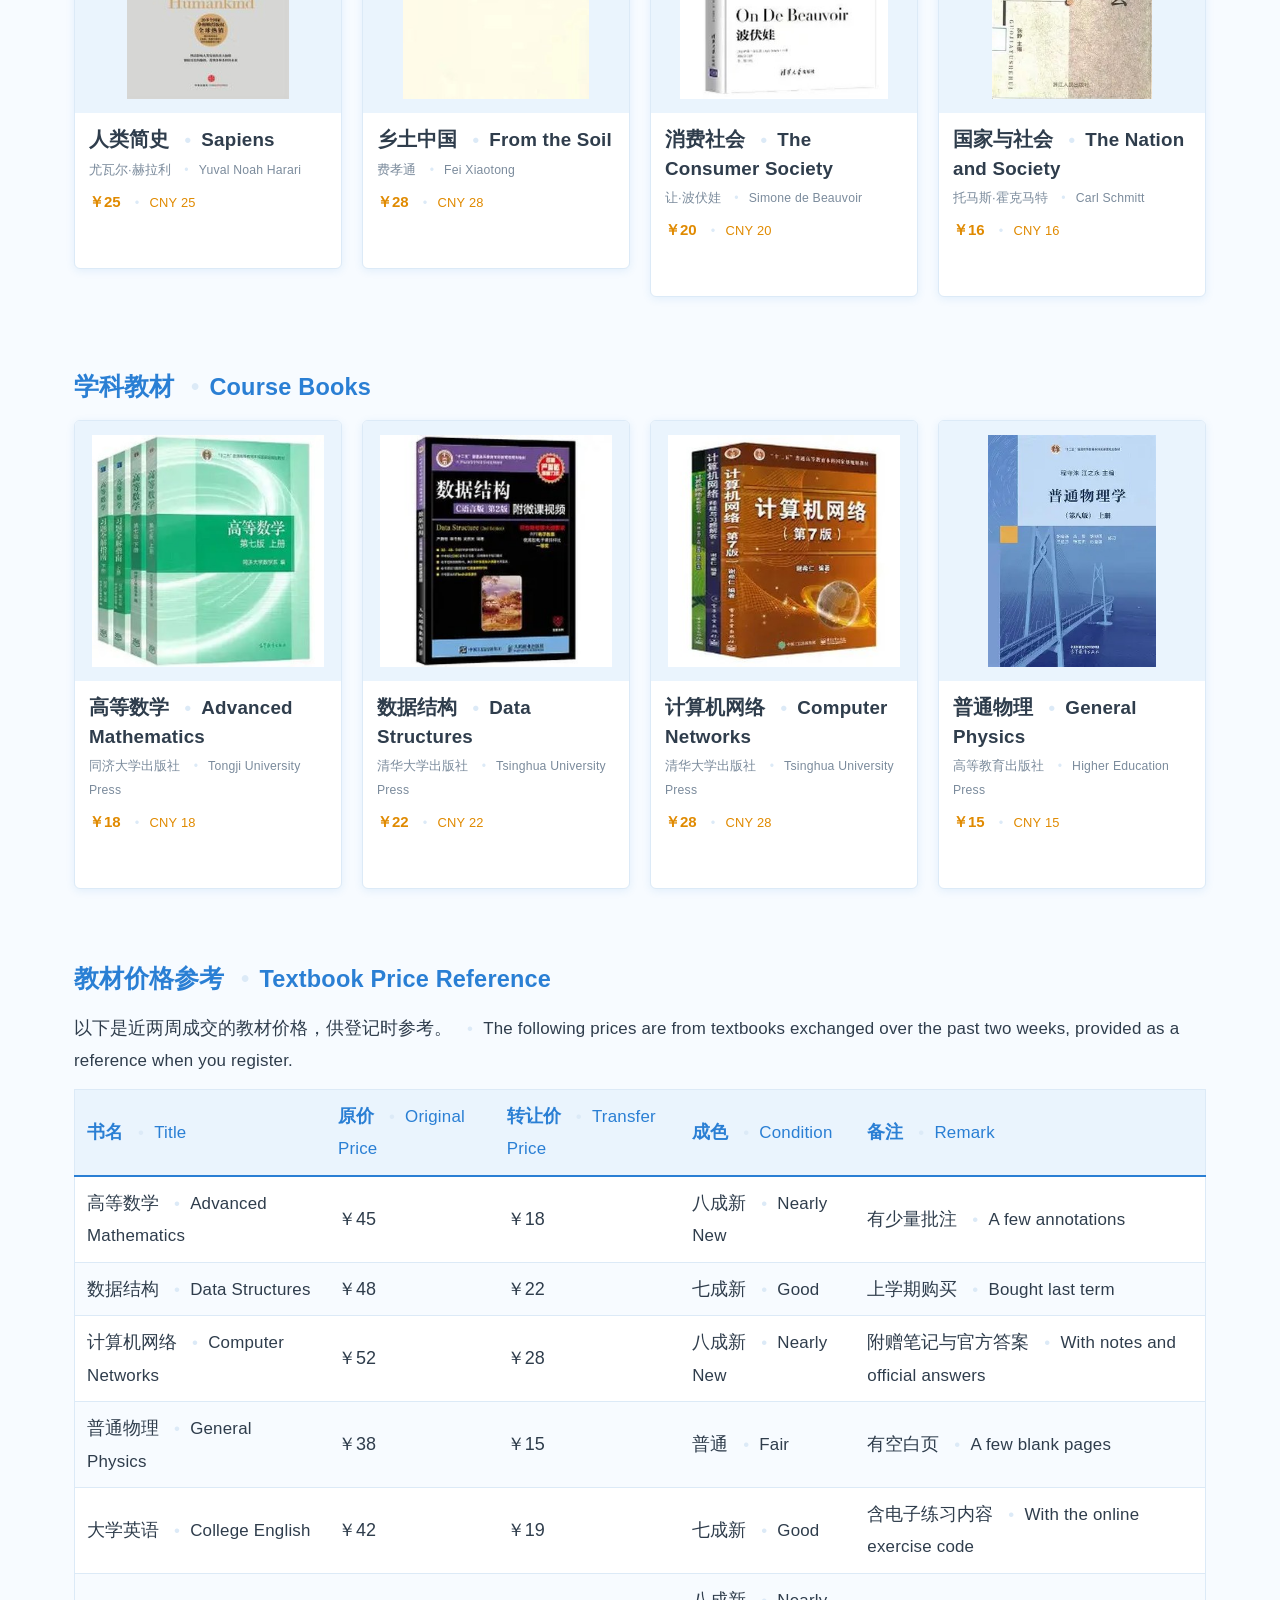
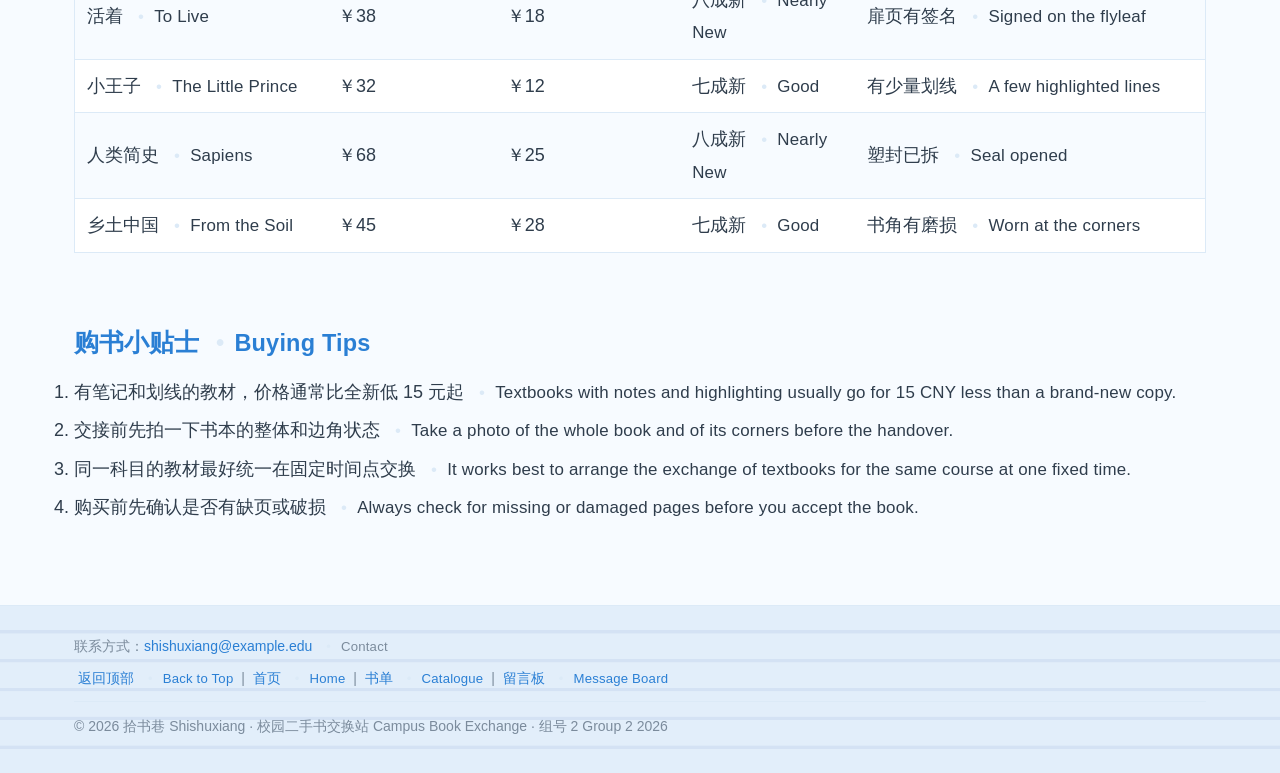
<file: detail.html>
<!DOCTYPE html>
<!--
  ============================================================================
  拾书巷 (Shishuxiang) - 校园二手书交换站
  Campus Second-hand Book Exchange Site  |  书单页 Catalogue Page (detail.html)
  ----------------------------------------------------------------------------
  负责人 Owner: 向梓辰 Xiang Zichen (202412320227)
  合作者 Collaborator: 李佳豪 Li Jiahao (202412320211)
  ----------------------------------------------------------------------------
  本页使用 CSS Grid 排列图书，与首页的 Flex 布局形成对比。
  This page arranges the books with CSS Grid, in contrast to the Flex layout
  used on the home page.
  ============================================================================
-->

<html lang="zh-CN">

<head>
    <meta charset="UTF-8">
    <meta name="viewport" content="width=device-width, initial-scale=1.0">
    <title>书单 Catalogue | 拾书巷 Shishuxiang Campus Book Exchange</title>
    <link rel="shortcut icon" href="images/logo.jpg?v=13" type="image/x-icon">
    <link rel="stylesheet" href="css/style.css?v=13">
</head>

<body>
    <!-- ==================================================================
         区块一：顶部导航栏
         BLOCK 1: HEADER / NAVIGATION BAR
         ================================================================== -->
    <header id="header-top" class="site-header">
        <div class="header-inner">
            <!-- 站点名称  |  Site Name -->
            <a href="index.html" class="header-site-title">
                拾书巷 <span class="en-text">Shishuxiang</span>
            </a>

            <!-- 搜索框  |  Search Box -->
            <form class="header-search" id="header-search-form" role="search">
                <input type="search" id="header-search-input" placeholder="搜书名或作者"
                       data-hint-full="搜书名或作者 Search by title or writer" aria-label="搜索图书 Search for a book">
                <!-- 展开以后，英文提示出现在框的右边  -->
                <!-- Once the box is open, the English half shows on the right -->
                <span class="search-extra">Search by title or writer</span>
            </form>

            <!-- 导航菜单  |  Navigation -->
            <nav class="header-nav">
                <a href="index.html" class="header-nav-link">首页 <span class="en-text">Home</span></a>
                <a href="detail.html" class="header-nav-link active">书单 <span class="en-text">Catalogue</span></a>
                <a href="contact.html" class="header-nav-link">留言板 <span class="en-text">Message Board</span></a>
            </nav>
        </div>
    </header>

    <main class="main-content">

        <!-- --------------------------------------------------------------
             功能块：页面引言 + 类别筛选
             FEATURE BLOCK: PAGE INTRO + CATEGORY FILTER
             -------------------------------------------------------------- -->
        <section class="section-page-intro">
            <h2>书单 <span class="en-text">Catalogue</span></h2>

            <p>
                目前共收录 13 本可交换图书，按类别分为四类。点击下面的按钮可以只看某一类。
                <span class="en-text">We currently hold 13 books available for exchange, sorted into four categories. Use the buttons below to narrow the list down to one category.</span>
            </p>

            <!-- 筛选按钮组（由 JS 控制显示/隐藏）  |  Filter buttons (controlled by JavaScript) -->
            <div class="filter-bar">
                <button type="button" class="filter-btn active" data-filter="all">全部 <span class="en-text">All</span></button>
                <button type="button" class="filter-btn" data-filter="literature">文学类 <span class="en-text">Literature</span></button>
                <button type="button" class="filter-btn" data-filter="social">社科类 <span class="en-text">Social Science</span></button>
                <button type="button" class="filter-btn" data-filter="course">学科教材 <span class="en-text">Course Books</span></button>
            </div>
        </section>

        <!-- --------------------------------------------------------------
             功能块：文学类（CSS Grid 排列）
             FEATURE BLOCK: LITERATURE GROUP (CSS GRID)
             -------------------------------------------------------------- -->
        <section id="group-literature" class="section-book-group" data-category="literature">
            <h2>文学类 <span class="en-text">Literature</span></h2>

            <div class="book-grid">
                <a class="book-card-link" href="book.html?book=活着"><article class="book-grid-card">
                    <img src="images/活着.jpg?v=13" alt="《活着》封面 Cover of To Live">
                    <h3>活着 <span class="en-text">To Live</span></h3>
                    <p class="book-grid-author">余华 <span class="en-text">Yu Hua</span></p>
                    <p class="book-grid-price"><strong>￥18</strong> <span class="en-text">CNY 18</span></p>
                    <p class="book-detail-hint">查看详情 <span class="en-text">View Details</span></p></article></a>

                <a class="book-card-link" href="book.html?book=平凡的世界"><article class="book-grid-card">
                    <img src="images/平凡的世界.jpg?v=13" alt="《平凡的世界》封面 Cover of The Ordinary World">
                    <h3>平凡的世界 <span class="en-text">The Ordinary World</span></h3>
                    <p class="book-grid-author">路遥 <span class="en-text">Lu Yao</span></p>
                    <p class="book-grid-price"><strong>￥20</strong> <span class="en-text">CNY 20</span></p>
                    <p class="book-detail-hint">查看详情 <span class="en-text">View Details</span></p></article></a>

                <a class="book-card-link" href="book.html?book=小王子"><article class="book-grid-card">
                    <img src="images/小王子.jpg?v=13" alt="《小王子》封面 Cover of The Little Prince">
                    <h3>小王子 <span class="en-text">The Little Prince</span></h3>
                    <p class="book-grid-author">圣埃克苏佩里 <span class="en-text">Saint-Exupéry</span></p>
                    <p class="book-grid-price"><strong>￥12</strong> <span class="en-text">CNY 12</span></p>
                    <p class="book-detail-hint">查看详情 <span class="en-text">View Details</span></p></article></a>

                <a class="book-card-link" href="book.html?book=人间失格"><article class="book-grid-card">
                    <img src="images/人间失格.jpg?v=13" alt="《人间失格》封面 Cover of No Longer Human">
                    <h3>人间失格 <span class="en-text">No Longer Human</span></h3>
                    <p class="book-grid-author">太宰治 <span class="en-text">Osamu Dazai</span></p>
                    <p class="book-grid-price"><strong>￥15</strong> <span class="en-text">CNY 15</span></p>
                    <p class="book-detail-hint">查看详情 <span class="en-text">View Details</span></p></article></a>

                <a class="book-card-link" href="book.html?book=追风筝的人"><article class="book-grid-card">
                    <img src="images/追风筝的人.jpg?v=13" alt="《追风筝的人》封面 Cover of The Kite Runner">
                    <h3>追风筝的人 <span class="en-text">The Kite Runner</span></h3>
                    <p class="book-grid-author">卡勒德·胡赛尼 <span class="en-text">Khaled Hosseini</span></p>
                    <p class="book-grid-price"><strong>￥22</strong> <span class="en-text">CNY 22</span></p>
                    <p class="book-detail-hint">查看详情 <span class="en-text">View Details</span></p></article></a>
            </div>
        </section>

        <!-- --------------------------------------------------------------
             功能块：社科类
             FEATURE BLOCK: SOCIAL SCIENCE GROUP
             -------------------------------------------------------------- -->
        <section id="group-social" class="section-book-group" data-category="social">
            <h2>社科类 <span class="en-text">Social Science</span></h2>

            <div class="book-grid">
                <a class="book-card-link" href="book.html?book=人类简史"><article class="book-grid-card">
                    <img src="images/人类简史.jpg?v=13" alt="《人类简史》封面 Cover of Sapiens">
                    <h3>人类简史 <span class="en-text">Sapiens</span></h3>
                    <p class="book-grid-author">尤瓦尔·赫拉利 <span class="en-text">Yuval Noah Harari</span></p>
                    <p class="book-grid-price"><strong>￥25</strong> <span class="en-text">CNY 25</span></p>
                    <p class="book-detail-hint">查看详情 <span class="en-text">View Details</span></p></article></a>

                <a class="book-card-link" href="book.html?book=乡土中国"><article class="book-grid-card">
                    <img src="images/乡土中国.jpg?v=13" alt="《乡土中国》封面 Cover of From the Soil">
                    <h3>乡土中国 <span class="en-text">From the Soil</span></h3>
                    <p class="book-grid-author">费孝通 <span class="en-text">Fei Xiaotong</span></p>
                    <p class="book-grid-price"><strong>￥28</strong> <span class="en-text">CNY 28</span></p>
                    <p class="book-detail-hint">查看详情 <span class="en-text">View Details</span></p></article></a>

                <a class="book-card-link" href="book.html?book=消费社会"><article class="book-grid-card">
                    <img src="images/消费社会.jpg?v=13" alt="《消费社会》封面 Cover of The Consumer Society">
                    <h3>消费社会 <span class="en-text">The Consumer Society</span></h3>
                    <p class="book-grid-author">让·波伏娃 <span class="en-text">Simone de Beauvoir</span></p>
                    <p class="book-grid-price"><strong>￥20</strong> <span class="en-text">CNY 20</span></p>
                    <p class="book-detail-hint">查看详情 <span class="en-text">View Details</span></p></article></a>

                <a class="book-card-link" href="book.html?book=国家与社会"><article class="book-grid-card">
                    <img src="images/国家与社会.jpg?v=13" alt="《国家与社会》封面 Cover of The Nation and Society">
                    <h3>国家与社会 <span class="en-text">The Nation and Society</span></h3>
                    <p class="book-grid-author">托马斯·霍克马特 <span class="en-text">Carl Schmitt</span></p>
                    <p class="book-grid-price"><strong>￥16</strong> <span class="en-text">CNY 16</span></p>
                    <p class="book-detail-hint">查看详情 <span class="en-text">View Details</span></p></article></a>
            </div>
        </section>

        <!-- --------------------------------------------------------------
             功能块：学科教材
             FEATURE BLOCK: COURSE BOOKS GROUP
             -------------------------------------------------------------- -->
        <section id="group-course" class="section-book-group" data-category="course">
            <h2>学科教材 <span class="en-text">Course Books</span></h2>

            <div class="book-grid">
                <a class="book-card-link" href="book.html?book=高等数学"><article class="book-grid-card">
                    <img src="images/高等数学.jpg?v=13" alt="《高等数学》封面 Cover of Advanced Mathematics">
                    <h3>高等数学 <span class="en-text">Advanced Mathematics</span></h3>
                    <p class="book-grid-author">同济大学出版社 <span class="en-text">Tongji University Press</span></p>
                    <p class="book-grid-price"><strong>￥18</strong> <span class="en-text">CNY 18</span></p>
                    <p class="book-detail-hint">查看详情 <span class="en-text">View Details</span></p></article></a>

                <a class="book-card-link" href="book.html?book=数据结构"><article class="book-grid-card">
                    <img src="images/数据结构.jpg?v=13" alt="《数据结构》封面 Cover of Data Structures">
                    <h3>数据结构 <span class="en-text">Data Structures</span></h3>
                    <p class="book-grid-author">清华大学出版社 <span class="en-text">Tsinghua University Press</span></p>
                    <p class="book-grid-price"><strong>￥22</strong> <span class="en-text">CNY 22</span></p>
                    <p class="book-detail-hint">查看详情 <span class="en-text">View Details</span></p></article></a>

                <a class="book-card-link" href="book.html?book=计算机网络"><article class="book-grid-card">
                    <img src="images/计算机网络.jpg?v=13" alt="《计算机网络》封面 Cover of Computer Networks">
                    <h3>计算机网络 <span class="en-text">Computer Networks</span></h3>
                    <p class="book-grid-author">清华大学出版社 <span class="en-text">Tsinghua University Press</span></p>
                    <p class="book-grid-price"><strong>￥28</strong> <span class="en-text">CNY 28</span></p>
                    <p class="book-detail-hint">查看详情 <span class="en-text">View Details</span></p></article></a>

                <a class="book-card-link" href="book.html?book=普通物理"><article class="book-grid-card">
                    <img src="images/普通物理.jpg?v=13" alt="《普通物理》封面 Cover of General Physics">
                    <h3>普通物理 <span class="en-text">General Physics</span></h3>
                    <p class="book-grid-author">高等教育出版社 <span class="en-text">Higher Education Press</span></p>
                    <p class="book-grid-price"><strong>￥15</strong> <span class="en-text">CNY 15</span></p>
                    <p class="book-detail-hint">查看详情 <span class="en-text">View Details</span></p></article></a>
            </div>
        </section>

        <!-- --------------------------------------------------------------
             功能块：教材价格参考（表格）
             FEATURE BLOCK: TEXTBOOK PRICE REFERENCE (TABLE)
             -------------------------------------------------------------- -->
        <section id="section-price" class="section-price">
            <h2>教材价格参考 <span class="en-text">Textbook Price Reference</span></h2>

            <p>
                以下是近两周成交的教材价格，供登记时参考。
                <span class="en-text">The following prices are from textbooks exchanged over the past two weeks, provided as a reference when you register.</span>
            </p>

            <table class="table-price">
                <thead>
                    <tr>
                        <th scope="col">书名 <span class="en-text">Title</span></th>
                        <th scope="col">原价 <span class="en-text">Original Price</span></th>
                        <th scope="col">转让价 <span class="en-text">Transfer Price</span></th>
                        <th scope="col">成色 <span class="en-text">Condition</span></th>
                        <th scope="col">备注 <span class="en-text">Remark</span></th>
                    </tr>
                </thead>
                <tbody>
                    <!--
                      每一行都带 data-category，和上面的筛选按钮对应。
                      点筛选按钮时，这个表格也会跟着一起变。
                      Every row carries a data-category that matches the filter
                      buttons above, so the table changes together with the
                      book groups.
                    -->
                    <tr data-category="course">
                        <td>高等数学 <span class="en-text">Advanced Mathematics</span></td>
                        <td>￥45</td>
                        <td>￥18</td>
                        <td>八成新 <span class="en-text">Nearly New</span></td>
                        <td>有少量批注 <span class="en-text">A few annotations</span></td>
                    </tr>
                    <tr data-category="course">
                        <td>数据结构 <span class="en-text">Data Structures</span></td>
                        <td>￥48</td>
                        <td>￥22</td>
                        <td>七成新 <span class="en-text">Good</span></td>
                        <td>上学期购买 <span class="en-text">Bought last term</span></td>
                    </tr>
                    <tr data-category="course">
                        <td>计算机网络 <span class="en-text">Computer Networks</span></td>
                        <td>￥52</td>
                        <td>￥28</td>
                        <td>八成新 <span class="en-text">Nearly New</span></td>
                        <td>附赠笔记与官方答案 <span class="en-text">With notes and official answers</span></td>
                    </tr>
                    <tr data-category="course">
                        <td>普通物理 <span class="en-text">General Physics</span></td>
                        <td>￥38</td>
                        <td>￥15</td>
                        <td>普通 <span class="en-text">Fair</span></td>
                        <td>有空白页 <span class="en-text">A few blank pages</span></td>
                    </tr>
                    <tr data-category="language">
                        <td>大学英语 <span class="en-text">College English</span></td>
                        <td>￥42</td>
                        <td>￥19</td>
                        <td>七成新 <span class="en-text">Good</span></td>
                        <td>含电子练习内容 <span class="en-text">With the online exercise code</span></td>
                    </tr>
                    <tr data-category="literature">
                        <td>活着 <span class="en-text">To Live</span></td>
                        <td>￥38</td>
                        <td>￥18</td>
                        <td>八成新 <span class="en-text">Nearly New</span></td>
                        <td>扉页有签名 <span class="en-text">Signed on the flyleaf</span></td>
                    </tr>
                    <tr data-category="literature">
                        <td>小王子 <span class="en-text">The Little Prince</span></td>
                        <td>￥32</td>
                        <td>￥12</td>
                        <td>七成新 <span class="en-text">Good</span></td>
                        <td>有少量划线 <span class="en-text">A few highlighted lines</span></td>
                    </tr>
                    <tr data-category="social">
                        <td>人类简史 <span class="en-text">Sapiens</span></td>
                        <td>￥68</td>
                        <td>￥25</td>
                        <td>八成新 <span class="en-text">Nearly New</span></td>
                        <td>塑封已拆 <span class="en-text">Seal opened</span></td>
                    </tr>
                    <tr data-category="social">
                        <td>乡土中国 <span class="en-text">From the Soil</span></td>
                        <td>￥45</td>
                        <td>￥28</td>
                        <td>七成新 <span class="en-text">Good</span></td>
                        <td>书角有磨损 <span class="en-text">Worn at the corners</span></td>
                    </tr>
                </tbody>
            </table>
        </section>

        <!-- --------------------------------------------------------------
             功能块：购书贴士
             FEATURE BLOCK: BUYING TIPS
             -------------------------------------------------------------- -->
        <section id="section-tips" class="section-tips">
            <h2>购书小贴士 <span class="en-text">Buying Tips</span></h2>

            <ol class="list-procedure">
                <li>有笔记和划线的教材，价格通常比全新低 15 元起
                    <span class="en-text">Textbooks with notes and highlighting usually go for 15 CNY less than a brand-new copy.</span></li>
                <li>交接前先拍一下书本的整体和边角状态
                    <span class="en-text">Take a photo of the whole book and of its corners before the handover.</span></li>
                <li>同一科目的教材最好统一在固定时间点交换
                    <span class="en-text">It works best to arrange the exchange of textbooks for the same course at one fixed time.</span></li>
                <li>购买前先确认是否有缺页或破损
                    <span class="en-text">Always check for missing or damaged pages before you accept the book.</span></li>
            </ol>
        </section>

    </main>

    <!-- ==================================================================
         区块三：页脚
         BLOCK 3: FOOTER
         ================================================================== -->
    <footer class="site-footer">
        <div class="footer-inner">

            <p>
                联系方式：<a href="mailto:shishuxiang@example.edu">shishuxiang@example.edu</a>
                <span class="en-text">Contact</span>
            </p>

            <p class="footer-links">
                <a href="#header-top">返回顶部 <span class="en-text">Back to Top</span></a>
                |
                <a href="index.html">首页 <span class="en-text">Home</span></a>
                |
                <a href="detail.html">书单 <span class="en-text">Catalogue</span></a>
                |
                <a href="contact.html">留言板 <span class="en-text">Message Board</span></a>
            </p>

            <p class="footer-copyright">
                &copy; 2026 拾书巷 Shishuxiang · 校园二手书交换站 Campus Book Exchange · 组号 2 Group 2
                <span id="footer-year"></span>
            </p>

        </div>
    </footer>

    <!-- 交互脚本  |  The interaction script -->
    <script src="js/main.js?v=13" defer></script>

</body>

</html>
</file>
<file: css/style.css>
/* ==========================================================================
   拾书巷 (Shishuxiang) - 校园二手书交换站  全站样式表
   Campus Second-hand Book Exchange Site - Main Stylesheet
   ----------------------------------------------------------------------------
   负责人 Owner: 李佳豪 Li Jiahao (202412320211)
   合作者 Collaborator: 向梓辰 Xiang Zichen (202412320227)
   ----------------------------------------------------------------------------
   文件方式 External Stylesheet
   引入方式：在每个 HTML 的 <head> 里加一行
     <link rel="stylesheet" href="css/style.css">

   本文件分 12 个部分：
     1.  设计变量        Design tokens
     2.  基础重置          Base reset
     3.  页面轮架          Page frame
     4.  页头与导航栏    Header and navigation
     5.  欢迎区与按钮    Hero section and buttons
     6.  卡片画廊            Card gallery (Flexbox)
     7.  双栏布局            Two-column layout (float)
     8.  表格                    Tables
     9.  公告列表              Notice list
     10. 过滤按钮              Filter buttons
     11. 表单                    Forms
     12. 页脚 + 响应式        Footer and responsive rules
   ========================================================================== */


/* ==========================================================================
   第 1 部分：CSS 变量（配色方案 + 共享尺寸）
   PART 1: DESIGN TOKENS (colour scheme + shared sizes)

   把颜色和尺寸集中定义在 :root 里，后面全部用 var(--xxx) 引用。
   这样想换颜色时，只要改这里的一处即可，全站都会变。
   Defining the colours and sizes once in :root and referencing them with var()
   means a colour can be changed in one single place for the whole site.
   ========================================================================== */
:root {
    /* ---- 颜色：天蓝 + 奶黄（明亮活民）  |  COLOURS: sky blue + cream yellow (bright) ---- */
    --color-bg:          #f7fbff;   /* 页面背景（极浅府蓝）              Page background */
    --color-surface:     #ffffff;   /* 卡片 / 表单白底面                Card and form surface */
    --color-primary:     #2a7fd4;   /* 主色（清晴天蓝）链接、按钮、标题  Primary */
    --color-primary-dk:  #1c62a8;   /* 主色 hover 状态                      Primary on hover */
    --color-secondary:   #f5a623;   /* 次色（奶黄橙）价格等强调        Secondary accent */
    --color-text:        #2f3d4c;   /* 正文（深灰蓝）                    Body text */
    --color-text-muted:  #7b8b9c;   /* 辅助文字（浅灰蓝）              Muted text */
    --color-border:      #dceaf7;   /* 边框（浅天蓝）                        Borders */
    --color-tint:        #eaf4fd;   /* 浅底色（表头、侧栏、注释框）     Light tint fill */

    /* ---- 尺寸  |  SIZES ---- */
    --size-content:      1180px;   /* 内容区最大宽度                    Content column max width */
    --radius:            6px;       /* 圆角                                        Border radius */
    --radius-sm:         4px;       /* 小圆角（按钮）                        Small radius (buttons) */

    /* ---- 影子（只用单层，不用光晕）  |  SHADOW (single layer, never a glow) ---- */
    --shadow-card:       0 2px 8px rgba(42, 127, 212, 0.10);   /* 卡片阴影                    Card shadow */
    --shadow-card-hover: 0 6px 16px rgba(42, 127, 212, 0.20);  /* 卡片悬停阴影              Card shadow on hover */
}


/* ==========================================================================
   第 2 部分：基础重置
   PART 2: BASE RESET

   通配符 * 会把所有元素的默认边距和间距都清零，
   让你之后写的位置不会被默认值干扰。
   The universal selector clears the default margin and padding of every element
   so that all spacing is controlled by this stylesheet instead of by the browser.
   ========================================================================== */
* {
    margin: 0;
    padding: 0;
    /* 盒子模型：width 包含 padding 和 border，不会把盒子撑大  */
    /* border-box makes width include padding and border, so boxes never overflow */
    box-sizing: border-box;
}

/* 页面默认字体和行高  |  Default font and line height */
body {
    font-family: "Microsoft YaHei", "PingFang SC", "SimSun", sans-serif;
    /* 只用系统自带字体，不用网络字体  */
    /* System fonts only - no web fonts, keeps the site fast and simple */
    /* 正文字号设为 18px，在外教的屏幕上读书更舒服  */
    /* 18px for the body text, which reads far more comfortably on a projector */
    font-size: 18px;
    line-height: 1.8;
    color: var(--color-text);
    background-color: var(--color-bg);
}

/* 链接的默认样式  |  Default link style */
a {
    color: var(--color-primary);
    text-decoration: none;          /* 去掉默认的下划线  Remove the underline */
    transition: color 0.3s ease;     /* 缓带的颜色变化  Smooth colour change */
}

/* 鼠标悬停在链接上  |  Link hover state */
a:hover {
    color: var(--color-primary-dk);
    text-decoration: underline;
}

/* 标题的默认样式  |  Heading defaults */
h1, h2, h3 {
    color: var(--color-text);
    line-height: 1.4;
}

/* h1 正文页面只有一个，尺寸最大  */
h1 { font-size: 32px; }
h2 {
    font-size: 25px;
    color: var(--color-primary);      /* 一级区块标题用主色  Section headings use the primary colour */
    margin-bottom: 16px;
}
h3 { font-size: 20px; }

/* 段落之间的间距  |  Spacing between paragraphs */
p { margin-bottom: 12px; }

/* 图片不会被挤出容器  |  Images never overflow their container */
img {
    max-width: 100%;
    display: block;
}

/* 列表项之间的间距  |  Spacing between list items */
li { margin-bottom: 6px; }


/* ==========================================================================
   第 3 部分：页面轮架（内容区宽度与区块间距）
   PART 3: PAGE FRAME (content width and section spacing)
   ========================================================================== */

/* 内容区宽度限制 + 居中  |  Centre the content column */
.main-content,
.header-nav-inner,
.footer-inner {
    max-width: var(--size-content);
    margin: 0 auto;
    padding: 0 24px;
}

/* 各个 section 之间的间距  |  Space between the main sections */
.section-banner,
.section-gallery,
.section-about,
.section-schedule,
.section-notice,
.section-page-intro,
.section-book-group,
.section-price,
.section-tips,
.section-register,
.section-faq {
    padding: 36px 0;
}

/* 分隔线（hr）的样式  |  Style for the horizontal rule */
.section-price hr,
hr {
    border: none;
    border-top: 1px solid var(--color-border);
    margin: 24px 0;
}


/* ==========================================================================
   第 4 部分：页头与导航栏
   PART 4: HEADER AND NAVIGATION
   --------------------------------------------------------------------------
   外教建议头部观感欠佳。这里改成常见的网上书店样式：
   一整条白色横条，左边是站名，右边是导航，中间是搜索框。
   The teacher said the header did not look good. It now follows the
   layout of a large online bookshop: one white bar with the site name on
   the left, the navigation on the right and a search box in the middle.
   ========================================================================== */

/* ---- 整条横条  |  The bar itself ---- */
.site-header {
    /* 粘在页面顶部，向下滚动时一直可见  */
    /* Sticks to the top and stays visible while the user scrolls down */
    position: sticky;
    top: 0;
    z-index: 100;
    /* 阴影让横条浮在内容上面，不显平  */
    /* The shadow lifts the bar off the content below it */
    box-shadow: 0 2px 12px rgba(42, 127, 212, 0.12);
    /* 滚动到下面时背景变白一点  */
    /* The background turns solid white once the user scrolls down */
    background-color: rgba(255, 255, 255, 0.97);
    border-bottom: 1px solid var(--color-border);
    /* 背景有一点点模糊，底下的内容透出来一点点  */
    /* A touch of blur lets a little of the content show through */
    backdrop-filter: saturate(180%) blur(12px);
}

/* ---- 横条内部：站名在左，导航在右  |  Inside the bar ---- */
.header-inner {
    max-width: var(--size-content);
    margin: 0 auto;
    padding: 0 24px;
    /* Flexbox 让左右两部分各站一边  */
    /* Flexbox pushes the two ends apart */
    display: flex;
    align-items: center;
    gap: 26px;
    /* 高度比原来高一点，站名和导航不再挤在一起  */
    /* A taller bar gives the name and the links room to breathe */
    min-height: 74px;
}

/* ---- 站名  |  The site name ---- */
.header-site-title {
    color: var(--color-primary);
    letter-spacing: 3px;
    /* 不再是普通文字，改成链接  */
    /* No longer plain text, it is now a link */
    text-decoration: none;
    /* 站名不换行  */
    /* The name stays on one line */
    white-space: nowrap;
    font-size: 27px;
    /* 轻微的悬停效果  */
    /* A gentle hover effect */
    transition: transform 0.3s ease, opacity 0.3s ease;
}

.header-site-title:hover {
    text-decoration: none;
    opacity: 0.85;
    transform: translateX(2px);
}

/* 站名里的英文全部大写  */
/* The English half of the site name is set in capitals */
.header-site-title .en-text {
    /* text-transform 把小写字母显示成大写，源文件里仍然写正常的拼写  */
    /* text-transform displays the letters in capitals while the source file */
    /* still holds the normal spelling  */
    text-transform: uppercase;
    /* 大写字母比小写字母宽，字间距略收紧一点更好看  */
    /* Capitals are wider than lower case, so the letter spacing is tightened */
    letter-spacing: 2px;
    /* 英文比中文小一号，看起来更平衡  */
    /* The English part is one size smaller, which looks more balanced */
    font-size: 0.72em;
    color: var(--color-primary-dk);
}

/* ---- 搜索框  |  The search box ---- */
.header-search {
    /* 自动占据中间剩下的空间，但不会超过 340px  */
    /* Takes up the room left in the middle, but never more than 340px */
    flex: 1 1 240px;
    max-width: 340px;
    position: relative;
    /* 展开时宽度慢慢变宽，不会突然跳动  */
    /* The width grows slowly when it opens, so it does not jump */
    transition: flex-basis 0.35s ease, max-width 0.35s ease;
}

/* 点击之后搜索框变宽，完整的提示文字就能显示出来  */
/* After a click the box grows, so the full hint has room to show */
.header-search.is-expanded {
    flex-basis: 470px;
    max-width: 470px;
}

/* 展开以后，英文提示出现在框的右边  */
/* Once it is open, the English half sits on the right inside the box */
/* 默认是藏起来的，只有展开并且没输入文字时才出现  */
/* It stays hidden until the box is open and still empty */
.search-extra {
    display: none;
    position: absolute;
    right: 16px;
    top: 50%;
    transform: translateY(-50%);
    font-size: 12px;
    color: var(--color-text-muted);
    pointer-events: none;               /* 不挡输入  Does not block typing */
    white-space: nowrap;
}

/* 展开并且框里还是空的，就显示英文  */
/* Open and still empty, the English shows */
.header-search.is-expanded .search-extra {
    display: block;
}

/* 一旦开始打字，英文就让位给用户输入的文字  */
/* As soon as the visitor types, the English gives way to their own words */
.header-search.has-text .search-extra {
    display: none;
}

/* 搜索框里的放大镜图标  |  The little magnifying glass */
.header-search::before {
    content: "\1F50D";                 /* 放大镜  The magnifier */
    position: absolute;
    left: 12px;
    top: 50%;
    transform: translateY(-50%);
    font-size: 15px;
    opacity: 0.55;
    pointer-events: none;               /* 不挡输入  Does not block typing */
}

.header-search input {
    width: 100%;
    /* 给左边的图标让出位置  */
    /* Leaves room for the icon on the left */
    padding: 9px 14px 9px 34px;
    font-family: inherit;
    font-size: 15px;
    color: var(--color-text);
    /* 圆角做成胶囊形  */
    /* A rounded pill shape */
    border: 1px solid var(--color-border);
    border-radius: 999px;
    background-color: var(--color-bg);
    transition: border-color 0.3s ease, box-shadow 0.3s ease, background-color 0.3s ease;
}

/* 提示文字比较长的时候，不要因为放不下就被切掉  */
/* The hint is long, so it must not be cut off when there is no room */
.header-search input::placeholder {
    /* text-overflow 加上 ellipsis 才会显示成 ...  */
    /* text-overflow with ellipsis is what shows the three dots */
    text-overflow: ellipsis;
}

/* 搜索框获得焦点时的样子  |  When the search box has the focus */
.header-search input:focus {
    outline: none;
    background-color: var(--color-surface);
    border-color: var(--color-primary);
    box-shadow: 0 0 0 3px rgba(42, 127, 212, 0.15);
}

/* ---- 导航  |  The navigation ---- */
.header-nav {
    /* 推到横条的最右边  */
    /* Pushed to the right end of the bar */
    margin-left: auto;
    display: flex;
    align-items: center;
    gap: 4px;
}

/* 单个导航链接  |  A single nav link */
.header-nav-link {
    display: block;
    padding: 9px 15px;
    color: var(--color-text);
    /* 小圆角  */
    /* A small radius */
    border-radius: var(--radius-sm);
    /* 悬停时颜色、背景和位置一起变化  */
    /* Colour, background and position all change on hover */
    transition: color 0.3s ease, background-color 0.3s ease, transform 0.3s ease;
    position: relative;
}

/* 鼠标悬停时变色  |  Change colour on hover */
.header-nav-link:hover {
    color: var(--color-primary);
    background-color: var(--color-tint);
    text-decoration: none;          /* 悬停时不要下划线  No underline on hover */
    /* 悬停时轻轻往上挪一点  */
    /* Nudges up a little on hover */
    transform: translateY(-2px);
}

/* 当前所在页面的高亮  |  Highlight the current page */
.header-nav-link.active {
    color: #ffffff;
    background-color: var(--color-primary);
    font-weight: bold;
    /* 当前页不跟着悬停乱动  */
    /* The current page does not move on hover */
    transform: none;
}

.header-nav-link.active:hover {
    background-color: var(--color-primary-dk);
}

/* ---- 窄屏时把搜索框藏起来  |  Hide the search box on small screens ---- */
/* 放在 780px 以下才隐藏，中间尺寸时搜索框会变成窄一点的胶囊  */
/* It only disappears below 780px; in between it simply becomes a narrow pill */
@media screen and (max-width: 780px) {
    .header-search {
        display: none;
    }
}

/* 手机端的头部、侧栏和详情页样式统一放在文件末尾的第 20 部分，
   这样才能盖住前面 900px 和 640px 断点里的旧规则。
   The rules for the phone live at the end of the file, in part 20, so
   that they sit after the older breakpoints and win.
   ------------------------------------------------------------------- */

/* 中间尺寸：站名、搜索框、导航都要挤一点  */
/* In between, the name, the search box and the nav all tighten up */
@media screen and (max-width: 1000px) {
    .header-inner {
        gap: 14px;
        min-height: 66px;
    }

    .header-site-title {
        font-size: 23px;
        letter-spacing: 2px;
    }

    .header-nav-link {
        padding: 8px 11px;
        font-size: 15px;
    }

    .header-search {
        max-width: 210px;
        flex-basis: 180px;
    }

    /* 窄屏上不要展开得太大，不然会压到导航  */
    /* On a narrow screen the box must not grow so much that it covers the nav */
    .header-search.is-expanded {
        max-width: 300px;
        flex-basis: 280px;
    }

    /* 屏幕太小就藏掉英文，只留中文  */
    /* On a small screen only the Chinese is kept */
    .search-extra {
        display: none !important;
    }
}


/* ==========================================================================
   第 5 部分：欢迎区与按钮
   PART 5: HERO SECTION AND BUTTONS
   ========================================================================== */
.section-banner {
    /* 欢迎区用一张背景图。图片不存在时会看不到、也不会拆页  */
    /* A background image. If the file is missing the background simply stays plain */
    background-image: url("../images/banner.jpg");
    /* background-size:cover 让图片撑满区域而不变形  */
    /* background-size:cover makes the image fill the area without distorting it */
    background-size: cover;
    background-position: center 45%;
    background-color: var(--color-tint);
    /* 背景图保持原色彩鲜明，不再加白色蒙版  */
    /* The picture stays fully vivid - the overlay layer is gone. Readability is */
    /* achieved by giving the text its own solid panel instead. */
    /* 左侧蓝线作为视觉锚点  */
    /* The blue stripe on the left acts as a visual anchor */
    border-left: 6px solid var(--color-primary);
    padding: 34px 32px;
    border-radius: var(--radius);
}

/* 欢迎区里的内容底艶放白色底，上面展示文字 */
/* The hero heading and the paragraph share one panel style */
.section-banner h2,
.section-banner p {
    /* 文字块用实心白色底板，与背景形成强对比  */
    /* A solid white panel. The background picture keeps its vivid colours */
    /* and the text keeps full contrast - the two never fight each other. */
    background-color: #ffffff;
    /* 左侧蓝线加强定位感  */
    /* The blue rule on the left anchors the panel */
    border-left: 5px solid var(--color-primary);
    /* 右上圆角，左下角直角跟着蓝线  */
    /* Rounded on the right, square on the left where the blue rule runs */
    border-radius: 0 var(--radius-sm) var(--radius-sm) 0;
    padding: 12px 18px;
    /* 宽度受限，不拉到整个区块  */
    /* A limited width so the panel does not stretch across the whole section */
    max-width: 520px;
    margin-bottom: 14px;
    /* 阴影让白底板从背景图上脱离出来  */
    /* A shadow lifts the white panel off the busy background */
    box-shadow: 0 2px 10px rgba(0, 0, 0, 0.18);
}

/* 欢迎区的介绍段落：黑体加粗  */
/* The introductory paragraph: Heiti (a heavier Chinese sans-serif) and bold */
.section-banner p {
    /* 黑体，比正文的默认字体更粗笨  */
    /* SimHei is the Windows Chinese "Heiti" typeface - heavier than the body font */
    font-family: "SimHei", "黑体", "Heiti SC", "Microsoft YaHei", sans-serif;
    /* 加粗，让段落在白底板上更算得着  */
    /* Bold on top of Heiti makes the paragraph unmistakable */
    font-weight: 700;
    /* 深色文字，对白底板对比最清晰  */
    /* A near-black text colour gives the strongest contrast on the white panel */
    color: #1a2733;
    /* 字号放大到 19px，在外教的投影上也能看清  */
    /* 19px, so the text stays readable even on a classroom projector */
    font-size: 19px;
    /* 行高放宽到 2.0，加粗后不会太紧  */
    /* A loose line height of 2.0, because bold text looks cramped otherwise */
    line-height: 2.0;
    padding: 14px 20px;
    margin-bottom: 16px;
}

/* 欢迎区的大标题略大  |  Slightly larger heading in the hero */
.section-banner h2 {
    /* 标题改用深蓝色，对白底板对比最清楚  */
    /* The heading uses a deep blue, which reads most clearly on the white panel */
    color: #14487f;
    /* 字号略大一点，增加字符的规觉重量  */
    /* Slightly larger and bold, so it stays legible from a distance */
    font-size: 32px;
    font-weight: 700;
    margin-bottom: 12px;
    /* 标题块的内边距收紧一点，让整体更紧凑  */
    /* Tighter padding on the heading block so the panel group reads as one unit */
    padding: 8px 18px;
    /* 标题与段落之间的间距  */
    /* Space between the heading and the paragraph below it */
    margin-bottom: 8px;
}

/* 欢迎区的按钮也要在蒙版层之上  */
/* The button must also sit above the overlay layer */
.section-banner .btn-primary {
    position: relative;
    z-index: 1;
    /* 按钮背景不透明，完全不受背景影响  */
    /* The button background is fully opaque, completely unaffected by the background */
    box-shadow: 0 3px 10px rgba(42, 127, 212, 0.30);
}

/* ---- 按钮  |  BUTTONS ---- */
/* 主按钮：实色背景 + 白字  |  Primary button: solid fill with white text */
.btn-primary {
    display: inline-block;
    background-color: var(--color-primary);
    color: #ffffff;
    padding: 9px 22px;
    border-radius: var(--radius-sm);
    border: 1px solid var(--color-primary);
    transition: background-color 0.3s ease;
}

.btn-primary:hover {
    background-color: var(--color-primary-dk);
    color: #ffffff;
    text-decoration: none;          /* 按钮上不要下划线  No underline on a button */
}

/* 次按钮：轮廓框版  |  Secondary button: outlined style */
.btn-secondary {
    display: inline-block;
    background-color: transparent;
    color: var(--color-primary);
    padding: 9px 22px;
    border-radius: var(--radius-sm);
    border: 1px solid var(--color-border);
    transition: background-color 0.3s ease, border-color 0.3s ease;
}

.btn-secondary:hover {
    background-color: var(--color-tint);
    border-color: var(--color-primary);
    color: var(--color-primary-dk);
    text-decoration: none;
}


/* ==========================================================================
   第 6 部分：卡片画廊（Flex 布局）
   PART 6: CARD GALLERY (Flexbox)

   画廊用 display:flex + flex-wrap:wrap 实现自动换行。
   The gallery uses display:flex with flex-wrap:wrap so the cards wrap onto
   the next line automatically when the container gets too narrow.
   ========================================================================== */

/* 画廊容器  |  The gallery container */
.gallery-container {
    display: flex;                       /* 开启弹性布局，子元素横向排列  Turns on Flexbox */
    flex-wrap: wrap;                    /* 空间不足时自动换行  Wrap when there is not enough room */
    gap: 20px;                          /* 子元素之间的间距  Gap between the cards */
}

/* 单张书卡片  |  A single book card */
.gallery-book-card {
    /* flex-basis 表示卡片的基础宽度，上限 33% 就是一行三张  */
    /* flex-basis is the starting width; capped at 33% so three cards fit in a row */
    flex: 1 1 240px;
    max-width: 340px;
    background-color: var(--color-surface);
    border: 1px solid var(--color-border);
    border-radius: var(--radius);
    box-shadow: var(--shadow-card);
    overflow: hidden;
    transition: box-shadow 0.3s ease, transform 0.3s ease;
}

/* 卡片悬停时阴影加深  |  Deepen the shadow on hover */
.gallery-book-card:hover {
    box-shadow: var(--shadow-card-hover);
    /* 整个卡片略缩放大 1.02 倍，效果很轻，不会太过于浮扯  */
    /* Scale the whole card up slightly - a very light effect that does not look flashy */
    transform: translateY(-3px);
}

/* 卡片里的图片  |  The image inside a card */
/* 用 contain 让整张封面完整显示，不要裁掉封面上的书名  */
/* object-fit:contain shows the WHOLE cover - cropping would cut the title off */
.gallery-book-card img {
    width: 100%;
    height: 230px;
    padding: 12px;                        /* 封面四周留白，图片不贴边  Padding around the cover */
    box-sizing: border-box;               /* padding 算进宽高里  Padding counts inside the box */
    object-fit: contain;                   /* 完整显示，不裁切  Show the whole picture */
    background-color: var(--color-tint);   /* 图片未加载时的底色  Placeholder tint */
    transition: transform 0.4s ease;        /* 放大动画的过渡  Transition for the zoom */
}

/* 悬停时图片放大  |  Zoom the picture on hover */
.gallery-book-card:hover img {
    transform: scale(1.05);
}

/* 卡片内文字的内边距  |  Inner padding of the card text */
.gallery-book-card h3,
.gallery-book-card p {
    padding-left: 16px;
    padding-right: 16px;
}

.gallery-book-card h3 {
    margin-top: 14px;
    margin-bottom: 4px;
}

/* 作者使用辅助颜色  |  The author line uses the muted colour */
.gallery-book-author {
    color: var(--color-text-muted);
    font-size: 14px;
    margin-bottom: 6px;
}

/* 价格使用次色加粗  |  The price uses the secondary colour, bold */
.gallery-book-price {
    color: #e08a00;
    font-size: 16px;
    margin-bottom: 16px;
}


/* ==========================================================================
   第 6b 部分：书籍网格（Grid 布局）
   PART 6b: BOOK GRID (CSS Grid)

   首页的画廊用 Flex（流动布局），书单页的网格用 Grid（规整布局）。
   同一个站点采用两种布局方式，是因为两页的内容形态不同。
   The home page gallery uses Flex (a fluid layout) while the catalogue uses Grid
   (a rigid one). Two layout systems on one site, because the two pages hold
   different kinds of content.
   ========================================================================== */

/* 网格容器  |  The grid container */
.book-grid {
    /* display:grid 开启网格布局  Turns on Grid layout */
    display: grid;
    /* repeat(4,1fr) 表示四列，每列宽度相等（fr 是剩余空间的占比）  */
    /* repeat(4,1fr) means four equal columns; fr is a share of the leftover space */
    grid-template-columns: repeat(4, 1fr);
    /* gap 是单元格之间的间距  The gap between the cells */
    gap: 20px;
}

/* 单张书卡片  |  A single book card in the grid */
.book-grid-card {
    background-color: var(--color-surface);
    border: 1px solid var(--color-border);
    border-radius: var(--radius);
    box-shadow: var(--shadow-card);
    overflow: hidden;
    transition: box-shadow 0.3s ease, transform 0.3s ease;
}

.book-grid-card:hover {
    box-shadow: var(--shadow-card-hover);
    transform: translateY(-3px);
}

/* 卡片里的图片  |  The image inside a grid card */
/* 用 contain 让整张封面完整显示，不要裁掉封面上的书名  */
/* object-fit:contain shows the WHOLE cover - cropping would cut the title off */
.book-grid-card img {
    width: 100%;
    height: 260px;
    padding: 14px;
    box-sizing: border-box;               /* padding 算进宽高里  Padding counts inside the box */
    object-fit: contain;                   /* 完整显示，不裁切  Show the whole picture */
    background-color: var(--color-tint);
    transition: transform 0.4s ease;
}

.book-grid-card:hover img {
    transform: scale(1.05);
}

/* 卡片内文字的内边距  |  Inner padding of the grid card text */
.book-grid-card h3,
.book-grid-card p {
    padding-left: 14px;
    padding-right: 14px;
}

.book-grid-card h3 {
    margin-top: 12px;
    margin-bottom: 4px;
}

/* 作者使用辅助颜色  |  The author line uses the muted colour */
.book-grid-author {
    color: var(--color-text-muted);
    font-size: 13px;
    margin-bottom: 6px;
}

/* 价格使用次色加粗  |  The price uses the secondary colour, bold */
.book-grid-price {
    color: #e08a00;
    font-size: 15px;
    margin-bottom: 14px;
}

/* ==========================================================================
   第 7 部分：双栏布局（浮动）
   PART 7: TWO-COLUMN LAYOUT (float)

   左边主栏 + 右边侧栏。侧栏用 float:right 浮到右侧，
   主栏内容就会自动绕绕它。
   A main column on the left and a sidebar on the right. The sidebar floats right
   and the main text wraps around it.
   ========================================================================== */
/* 双栏布局  |  THE TWO-COLUMN LAYOUT */
/* 双栏布局  |  THE TWO-COLUMN LAYOUT */

/* 侧边栏  |  The sidebar */

.layout-side-col h3 {
    /* 标题字号和主栏的 h3 一致  */
    /* The heading matches the size of the h3 in the main column */
    font-size: 20px;
    margin-bottom: 16px;
}

/* 侧栏里的列表去掉圆点  |  Remove the bullets in the sidebar list */
.layout-side-col ul {
    list-style-type: none;              /* list-style-type:none 去掉默认圆点  Removes the default bullets */
}

.layout-side-col li {
    padding-left: 16px;
    position: relative;
    /* 微灰蓝色保留，但字号提到 16px  */
    /* The muted colour stays, but the size rises to 16px */
    color: var(--color-text-muted);
    font-size: 16px;
    /* 两条问题之间的距离  */
    /* The space between two questions */
    margin-bottom: 18px;
}

/* 用一个小圆点作为自定义项目符  |  A small dot as a custom bullet */
.layout-side-col li::before {
    content: "";
    position: absolute;
    left: 0;
    top: 10px;
    width: 5px;
    height: 5px;
    border-radius: 50%;
    background-color: var(--color-primary);
}

/* ---- 常见问题：问题和答案分开排版  ---- */
/* The FAQ: the question and the answer are styled separately */

/* 问题加粗，是深色  */
/* The question, in bold and in the darker colour */
.faq-q {
    font-weight: bold;
    color: var(--color-text);
    /* 问题和答案之间留一点距离  */
    /* A little space between the question and the answer */
    margin-bottom: 4px;
}

/* 答案用普通的浅色，字号略小  */
/* The answer, in the muted colour and slightly smaller */
.faq-a {
    /* 缩进一点，视觉上从属于问题  */
    /* Indented a little, so it reads as belonging to the question */
    margin: 0;
    /* 答案字号提到 15px，不再细得看不清  */
    /* The answer rises to 15px, no longer too small to read */
    font-size: 15px;
    /* 行高放宽到 1.8  */
    /* A looser line height of 1.8 */
    line-height: 1.8;
}

/* 最后一条答案下面不要多余的空间  */
/* The last answer needs no extra space under it */
.layout-side-col li:last-child .faq-a {
    margin-bottom: 0;
}

/* ---- 侧栏底部的联系块：整个侧栏里最醒目的部分 ---- */
/* The contact block at the bottom of the sidebar: the boldest thing in it */
.faq-contact {
    /* 和上面的问题列表拉开距离  */
    /* Some space above the block */
    margin-top: 24px;
    /* 浅蓝底，把整块托起来  */
    /* A tinted surface that lifts the whole block off the page */
    background-color: var(--color-tint);
    /* 左侧一条粗蓝线，一眼就能看到这里有重点内容  */
    /* A thick blue rule on the left, so the eye finds this block first */
    border-left: 5px solid var(--color-primary);
    border-radius: var(--radius-sm);
    /* 内边距  */
    /* Padding inside the block */
    padding: 18px 20px 20px;
}

/* 标题加粗，字号放大  */
/* The heading: bold and larger */
.faq-contact-title {
    font-weight: bold;
    font-size: 18px;
    color: var(--color-text);
    margin-bottom: 8px;
}

/* 说明文字  */
/* The explanatory line */
.faq-contact-body {
    font-size: 16px;
    line-height: 1.8;
    color: var(--color-text-muted);
    margin-bottom: 14px;
}

/* 邮箱上方的说明标签：这是谁的邮箱  */
/* The label above the address: whose mailbox this is */
.faq-contact-label {
    font-size: 15px;
    font-weight: bold;
    color: var(--color-primary-dk);
    margin-bottom: 8px;
}

/* 邮箱链接：做成一个醒目的按钮  */
/* The email link: turned into a prominent button */
.faq-contact-mail {
    margin: 0;
    /* 换行时不拆断  */
    /* The address does not break across lines */
    word-break: break-all;
}

.faq-contact-mail a {
    /* 邮箱用等宽字体，一眼能看出是地址  */
    /* The address uses a monospace font so it reads as an address */
    font-family: Consolas, "Courier New", monospace;
    /* 字号放大到 18px  */
    /* The size goes up to 18px */
    font-size: 18px;
    font-weight: bold;
    /* 蓝底白字，一眼就看到  */
    /* White on blue, so it catches the eye at once */
    background-color: var(--color-primary);
    color: #ffffff;
    /* 圆角做成按钮的样子  */
    /* Rounded corners so it reads as a button */
    border-radius: var(--radius-sm);
    /* 内边距让按钮有分量  */
    /* Padding gives the button some weight */
    padding: 12px 16px;
    /* 整块可以点  */
    /* The whole pad is clickable */
    display: inline-block;
    text-decoration: none;
    transition: background-color 0.3s ease;
}

/* 悬停时变深一点  */
/* It darkens slightly on hover */
.faq-contact-mail a:hover {
    background-color: var(--color-primary-dk);
    color: #ffffff;
    text-decoration: none;
}


/* 主栏  |  The main column */

/* 主栏与侧栏之间的间距  |  Space between the main column and the sidebar */
.layout-main-col > p:first-child {
    margin-bottom: 16px;
}

/* ==========================================================================
   第 7.5 部分：关于本站区块的新组件
   PART 7.5: THE NEW COMPONENTS IN THE ABOUT SECTION

   主栏里除了文字和流程列表，还放了三块内容来填满空间：
   四个数字卡片、四条交换守则、一个行动按钮区。
   Beside the text and the step list, the main column now carries three
   extra blocks so the card is filled from top to bottom:
   four number cards, four guidelines, and a call to action.
   ========================================================================== */

/* ---- 站点数据：四个数字卡片 ---- */
/* Site at a glance: four number cards */
.stat-row {
    /* 用 Flex 排成一行，空间不够自动换行  */
    /* Laid out in a row with Flexbox; they wrap when there is not enough room */
    display: flex;
    flex-wrap: wrap;
    gap: 14px;
    margin-bottom: 6px;
}

.stat-item {
    /* 每个数字卡片占一半宽度，中间留一条缝  */
    /* Each number card takes half the width, with a gap in between */
    flex: 1 1 calc(50% - 7px);
    /* 浅蓝底，和整站色调一致  */
    /* A pale blue surface, in keeping with the colours of the site */
    background-color: var(--color-tint);
    border: 1px solid var(--color-border);
    border-radius: var(--radius-sm);
    padding: 14px 16px;
    /* 文字左对齐，比居中更好读  */
    /* Left aligned - easier to read than centred */
    text-align: left;
}

/* 数字本身：大号、加粗、深蓝色  */
.stat-num {
    display: block;
    font-size: 30px;
    font-weight: bold;
    line-height: 1.2;
    color: var(--color-primary);
}

/* 数字下面的小字说明  */
/* 卡片标题：加粗的深蓝色，作为这一组的标题  */
/* The card title: bold deep blue, it heads the card */
.stat-label {
    display: block;
    margin-bottom: 6px;
    font-size: 16px;
    font-weight: bold;
    color: var(--color-primary-dk);
}

/* 标题下面的一句话说明  */
/* The one-line explanation under the title */
.stat-desc {
    display: block;
    font-size: 14px;
    line-height: 1.75;
    color: var(--color-text-muted);
}

/* ---- 交换守则：四张规则卡 ---- */
/* Exchange guidelines: four rule cards */
.rule-grid {
    display: flex;
    flex-wrap: wrap;
    gap: 14px;
    margin-bottom: 6px;
}

.rule-item {
    /* 两列排布  */
    /* Two columns */
    flex: 1 1 calc(50% - 7px);
    /* 白底加边框，和其他卡片一致  */
    /* A white surface with a border, like the other cards */
    background-color: var(--color-surface);
    border: 1px solid var(--color-border);
    border-radius: var(--radius-sm);
    padding: 16px 18px;
    /* 相对定位，给上面的序号定位用  */
    /* Positioned relatively so the number above can be placed on it */
    position: relative;
    padding-top: 34px;
}

/* 左上角的序号  */
.rule-index {
    position: absolute;
    top: 12px;
    left: 18px;
    font-size: 13px;
    font-weight: bold;
    letter-spacing: 1px;
    color: var(--color-secondary);
}

.rule-title {
    margin: 0 0 6px;
    font-size: 16px;
    font-weight: bold;
    color: var(--color-text);
}

.rule-desc {
    margin: 0;
    font-size: 14px;
    line-height: 1.75;
    color: var(--color-text-muted);
}

/* ---- 行动按钮区 ---- */
/* The call-to-action strip */
.cta-row {
    /* 淡黄底，和全站的暖色调呼应  */
    /* A pale yellow, echoing the warm accent colour of the site */
    background-color: #fff8e8;
    border: 1px solid #f7dcb0;
    border-radius: var(--radius-sm);
    padding: 18px 20px;
    /* Flex 排布：文字在左，按钮在右  */
    /* Flexbox: the text on the left, the buttons on the right */
    display: flex;
    align-items: center;
    gap: 12px;
    flex-wrap: wrap;
}

.cta-text {
    /* 文字占掉剩余空间，把按钮推到右边  */
    /* The text takes the leftover space and pushes the buttons to the right */
    flex: 1 1 260px;
    margin: 0;
    font-size: 15px;
    line-height: 1.75;
    color: var(--color-text);
}

/* 按钮之间的距离  */
.cta-row .btn-primary,
.cta-row .btn-secondary {
    flex: 0 0 auto;
}

/* 按钮里的英文也跟着一起排  */
.cta-row .btn-primary .en-text,
.cta-row .btn-secondary .en-text {
    /* 按钮上的英文用白色  */
    /* The English on a button is white */
    color: inherit;
    margin-left: 6px;
    font-size: 0.88em;
}

/* 次按钮里的英文是蓝色  */
.cta-row .btn-secondary .en-text {
    color: var(--color-primary);
}


/* ==========================================================================
   第 7 部分：双栏布局（重新整理版）
   PART 7: THE TWO-COLUMN LAYOUT (REBALANCED)

   两栏并排，右边是常见问题侧栏，左边是正文。
   两边都是白底卡片，并且被拉到一样高，看上去永远平衡。
   Two columns side by side: the FAQ sidebar on the right, the main text on
   the left. Both are white cards, and both are pulled to the same height,
   so the section always looks balanced.
   ========================================================================== */

/* 双栏容器  |  The two-column container */
.layout-two-col {
    /* 用 Flex 而不是浮动：两栏不会因为 HTML 里的先后顺序而错位  */
    /* Flexbox instead of floats: the order of the columns in the HTML no longer */
    /* matters, and the two can never overlap each other. */
    display: flex;
    /* 两栏之间的间距  */
    /* The gap between the two columns */
    gap: 28px;
    /* align-items: flex-start —— 每张卡片的高度由自己的内容决定  */
    /* align-items: flex-start —— each card takes the height its own content needs */
    /* 主栏内容多、侧栏内容少，两张卡片自然一长一短，但都从顶部对齐， */
    /* 看上去干净整齐，不会有大片空白吊在下面  */
    /* The main column has more content and the sidebar less, so the two cards */
    /* come out different heights, but both start at the top and it looks tidy */
    /* with no big empty area hanging underneath. */
    align-items: flex-start;
}


/* 侧边栏  |  The sidebar */
.layout-side-col {
    /* 宽度用百分比：侧栏始终占屏幕的约三分之一，主栏拿剩下的  */
    /* A percentage width: the sidebar always takes about a third of the width */
    /* and the main column takes the rest. 不再是写死的像素，所以任何屏幕宽度下 */
    /* It is no longer a hard-coded pixel value, so at any screen width */
    /* 主栏都不会被挤扁  */
    /* the main column can never be squeezed flat. */
    width: 34%;
    flex: 0 0 34%;
    /* 但是最少 300px、最多 400px，避免太宽或太窄  */
    /* But at least 300px and at most 400px, so it is never too wide or too narrow */
    min-width: 300px;
    max-width: 400px;
    /* 不要浮动，Flex 会自动安排  */
    /* No float needed; Flex places it automatically */
    /* 白底色，和主栏的白底一致  */
    /* A white surface, the same as the main column */
    background-color: var(--color-surface);
    border: 1px solid var(--color-border);
    border-radius: var(--radius);
    /* 内边距放大，让文字不挤  */
    /* Generous padding so the text does not feel cramped */
    padding: 24px 26px;
    margin-bottom: 20px;
    /* 阴影，跟主栏的卡片一样  */
    /* A shadow, just like the cards in the main column */
    box-shadow: var(--shadow-card);
    /* 侧栏高度由内容决定，不需要内部滚动  */
    /* The sidebar takes the height its content needs - no inner scrolling */
    overflow: visible;
}

.layout-side-col h3 {
    /* 标题字号和主栏的 h3 一致  */
    /* The heading matches the size of the h3 in the main column */
    font-size: 20px;
    margin-bottom: 16px;
}

/* 侧栏里的列表去掉圆点  |  Remove the bullets in the sidebar list */
.layout-side-col ul {
    list-style-type: none;              /* list-style-type:none 去掉默认圆点  Removes the default bullets */
}

.layout-side-col li {
    padding-left: 16px;
    position: relative;
    /* 微灰蓝保留，但字号提到 16px  */
    /* The muted colour stays, but the size rises to 16px */
    color: var(--color-text-muted);
    font-size: 16px;
    /* 两条问题之间的距离  */
    /* The space between two questions */
    margin-bottom: 18px;
}

/* 用一个小圆点作为自定义项目符  |  A small dot as a custom bullet */
.layout-side-col li::before {
    content: "";
    position: absolute;
    left: 0;
    top: 10px;
    width: 5px;
    height: 5px;
    background-color: var(--color-primary);
    border-radius: 50%;
}

/* 主栏  |  The main column */
.layout-main-col {
    /* flex:1 让主栏占掉除侧栏之外的所有空间  */
    /* flex:1 makes the main column take all the space the sidebar does not use */
    flex: 1 1 auto;
    /* 内容不会溢出本栏  */
    /* Nothing spills out of this column */
    min-width: 0;
    /* 主栏也做成一张卡片，和侧栏完全一样的白底+边框+阴影  */
    /* The main column is a card too, with exactly the same white surface, */
    /* border and shadow as the sidebar. */
    /* 这样两栏并排，一眼看上去是同一套设计，而不是两块拼起来的东西  */
    /* This way the two columns side by side clearly read as one design, */
    /* and not as two unrelated pieces. */
    background-color: var(--color-surface);
    border: 1px solid var(--color-border);
    border-radius: var(--radius);
    padding: 24px 26px;
    margin-bottom: 20px;
    /* 阴影，跟侧栏的卡片一样  */
    /* The same shadow as the sidebar card */
    box-shadow: var(--shadow-card);
}

/* 主栏与侧栏之间的间距  |  Space between the main column and the sidebar */
.layout-main-col > p:first-child {
    margin-bottom: 16px;
}


/* ==========================================================================
   第 8 部刄：表格
   PART 8: TABLES
   ========================================================================== */
.table-schedule,
.table-price {
    width: 100%;
    /* border-collapse:collapse 把单元格边线合并成一条细线  Merges the cell borders into one thin line */
    border-collapse: collapse;
    background-color: var(--color-surface);
    border: 1px solid var(--color-border);
}

/* 表头单元格  |  Header cells */
.table-schedule th,
.table-price th {
    background-color: var(--color-tint);
    color: var(--color-primary);
    text-align: left;
    padding: 10px 12px;
    border-bottom: 2px solid var(--color-primary);
    font-weight: bold;
}

/* 数据单元格  |  Data cells */
.table-schedule td,
.table-price td {
    padding: 10px 12px;
    border-bottom: 1px solid var(--color-border);
}

/* 挡驻纹（隔行变色）  |  Zebra striping on alternate rows */
.table-schedule tbody tr:nth-child(even),
.table-price tbody tr:nth-child(even) {
    background-color: var(--color-bg);
}

/* 鼠标悬停在某行上高亮  |  Highlight the row under the mouse */
.table-schedule tbody tr:hover,
.table-price tbody tr:hover {
    background-color: var(--color-tint);
}


/* ==========================================================================
   第 9 部分：公告列表
   PART 9: NOTICE LIST
   ========================================================================== */
.notice-list {
    list-style-type: none;              /* 去掉圆点  Remove the bullets */
    background-color: var(--color-surface);
    border: 1px solid var(--color-border);
    border-radius: var(--radius);
    overflow: hidden;
    /* 公告区里的文字比正文还小，现在放大到 19px  */
    /* The notice text used to be smaller than the body text; raise it to 19px */
    font-size: 19px;
}

.notice-list li {
    /* 内边距放大，文字有空气感  */
    /* Generous padding so the text has room to breathe */
    padding: 20px 24px;
    border-bottom: 1px solid var(--color-border);
    /* 深灰色，比以前清晰  */
    /* A darker grey, much clearer than before */
    color: var(--color-text);
    position: relative;
    /* 左边的小红点，用 position:absolute 定位  */
    /* A small dot on the left, positioned with position:absolute */
    padding-left: 42px;
    /* 行高放宽，英文不会拥挤  */
    /* A looser line height so the English does not look cramped */
    line-height: 1.8;
}

.notice-list li::before {
    content: "";
    position: absolute;
    left: 20px;
    /* 圆点对齐到第一行文字的中间  */
    /* The dot lines up with the middle of the first line of text */
    top: 28px;
    /* 圆点大一些  */
    /* A bigger dot */
    width: 9px;
    height: 9px;
    border-radius: 50%;
    background-color: var(--color-secondary);
}

/* 最后一行不要下边线  |  No border under the last item */
.notice-list li:last-child {
    border-bottom: none;
}


/* ==========================================================================
   第 10 部分：筛选按钮
   PART 10: FILTER BUTTONS
   ========================================================================== */
.filter-bar {
    margin-bottom: 4px;
}

.filter-btn {
    display: inline-block;
    margin: 0 8px 10px 0;
    padding: 7px 16px;
    background-color: var(--color-surface);
    color: var(--color-text);
    border: 1px solid var(--color-border);
    border-radius: var(--radius-sm);
    font-family: inherit;
    font-size: 14px;
    cursor: pointer;                    /* 手型指针光标  Show a pointer cursor */
    transition: background-color 0.3s ease, color 0.3s ease, border-color 0.3s ease;
}

.filter-btn:hover {
    border-color: var(--color-primary);
    color: var(--color-primary);
}

/* 当前选中的按钮  |  The currently selected filter */
.filter-btn.active {
    background-color: var(--color-primary);
    box-shadow: 0 2px 6px rgba(42, 127, 212, 0.30);
    border-color: var(--color-primary);
    color: #ffffff;
}


/* ==========================================================================
   第 11 部分：表单
   PART 11: FORMS
   ========================================================================== */
.exchange-form {
    max-width: 640px;
}

/* 表单中每一行  |  One row of the form */
.form-row {
    margin-bottom: 20px;
}

/* 标签  |  The label */
.form-row label,
.form-fieldset legend {
    display: block;
    margin-bottom: 6px;
    font-weight: bold;
    color: var(--color-text);
}

/* 必填项的星号  |  The asterisk marking a required field */
.required {
    color: var(--color-secondary);
}

/* 输入框、下拉框、多行文本域的统一样式  |  One shared style for all the form controls */
.form-row input[type="text"],
.form-row input[type="email"],
.form-row select,
.form-row textarea {
    width: 100%;
    padding: 9px 12px;
    border: 1px solid var(--color-border);
    border-radius: var(--radius-sm);
    background-color: var(--color-surface);
    font-family: inherit;
    font-size: 15px;
    color: var(--color-text);
    transition: border-color 0.3s ease;
}

/* 输入框获得焦点时变边框颜色  |  Change the border when the field is focused */
.form-row input[type="text"]:focus,
.form-row input[type="email"]:focus,
.form-row select:focus,
.form-row textarea:focus {
    outline: none;
    border-color: var(--color-primary);
}

/* 多行文本域不能用横向拉伸  |  Textarea must not be stretched sideways */
.form-row textarea {
    resize: vertical;                   /* 只允许上下拉伸  Only allow vertical resizing */
    line-height: 1.6;
}

/* 输入框的提示文字颜色  |  The placeholder text colour */
.form-row input::placeholder,
.form-row textarea::placeholder {
    color: #b9b0a6;
}

/* 字段集  |  The fieldset that groups radio buttons and checkboxes */
.form-fieldset {
    border: 1px solid var(--color-border);
    border-radius: var(--radius-sm);
    padding: 14px 16px;
}

/* 字段集的标题  |  The legend of a fieldset */
.form-fieldset legend {
    padding: 0 6px;
    font-size: 15px;
}

/* 单选框和复选框的行内排列  |  Lay the radio and checkbox items out in a row */
.radio-item,
.check-item {
    display: inline-block;               /* 放在同一行  Keep them on the same line */
    margin-right: 20px;
    margin-bottom: 6px;
    font-weight: normal;                 /* 单选框不需要加粗  Normal weight for the items */
    cursor: pointer;
    color: var(--color-text);
}

/* ---- 书籍分类联动的书单  ---- */
/* The book list that follows the category drop-down */

/* 被筛选掉的书籍要完全藏起来  */
/* A book that does not match the chosen category is hidden completely */
.check-item.is-hidden {
    /* display:none 是彻底移除，不占位置也不参与点击  */
    /* display:none removes it entirely: no space is taken and it cannot be clicked */
    display: none;
}

/* 没有选择分类时显示的提示  */
/* The hint shown when no category has been picked */
.check-hint {
    /* 默认不显示  */
    /* Hidden by default */
    display: none;
    /* 灰色小字  */
    /* Small muted text */
    color: var(--color-text-muted);
    /* 字号略小  */
    /* A slightly smaller size */
    font-size: 14px;
    /* 和上面的复选框拉开距离  */
    /* Some space above the hint */
    margin: 10px 0 2px;
    /* 行高  */
    /* Line height */
    line-height: 1.7;
}

/* 需要显示提示时才把它显示出来  */
/* The hint only appears when it is needed */
.check-hint.is-visible {
    display: block;
}

/* 表单底部的按钮行  |  The row of buttons at the bottom */
.form-actions {
    margin-top: 26px;
    padding-top: 20px;
    border-top: 1px solid var(--color-border);
}

.form-actions input {
    margin-right: 10px;
    cursor: pointer;
}

/* 错误提示（由 JS 插入文字）  |  Error message inserted by JavaScript */
.error-msg {
    display: none;                       /* 默认隐藏，有错误时 JS 会改成 block  Hidden by default; JS switches it to block */
    margin-top: 6px;
    color: #d94f3d;
    font-size: 13px;
}

/* 提交成功后插入的提示框（由 JS 创建）  |  The confirmation panel created by JavaScript */
.success-msg {
    margin-top: 20px;
    padding: 14px 18px;
    background-color: #eafaf0;
    border: 1px solid #9ed9b4;
    border-radius: var(--radius-sm);
    color: #1f7a45;
}

/* 常见问题列表  |  FAQ list */
.faq-list {
    list-style-type: none;
}

.faq-list > li {
    margin-bottom: 4px;
    font-weight: bold;
    color: var(--color-text);
}

.faq-answer {
    font-weight: normal;
    color: var(--color-text-muted);
    font-size: 14px;
    margin: 4px 0 14px;
    padding-left: 14px;
    border-left: 2px solid var(--color-border);
}

/* 联系方式侧边栏  |  The contact sidebar */
.contact-aside {
    max-width: 640px;
    margin-top: 32px;
    padding: 18px 20px;
    background-color: var(--color-tint);
    border: 1px solid var(--color-border);
    border-radius: var(--radius);
}

.contact-aside h3 {
    margin-bottom: 10px;
}

.contact-aside ul {
    list-style-type: none;
}

.contact-aside li {
    color: var(--color-text-muted);
    font-size: 14px;
}


/* ==========================================================================
   第 12 部分：页脚 + 响应式（媒体查询）
   PART 12: FOOTER AND RESPONSIVE RULES
   ========================================================================== */
.site-footer {
    margin-top: 40px;
    border-top: 1px solid var(--color-border);
    background-color: var(--color-surface);
    /* 页脚的背景图片  |  A background image in the footer */
    background-image: url("../images/footer.jpg");
    background-size: cover;
    background-position: center;
}

.footer-inner {
    padding-top: 28px;
    padding-bottom: 28px;
}

.footer-inner p {
    color: var(--color-text-muted);
    font-size: 14px;
    margin-bottom: 6px;
}

.footer-links a {
    margin: 0 4px;
}

.footer-copyright {
    margin-top: 10px;
    padding-top: 12px;
    border-top: 1px solid var(--color-border);
}


/* --------------------------------------------------------------------------
   响应式布局：媒体查询 @media
   RESPONSIVE LAYOUT: Media Queries

   当屏幕宽度小于某个断点时，就用不同的样式。
   When the screen becomes narrower than a breakpoint, different rules apply.
   写 @media 时记得写 "max-width" （宽度小于等于这个值时生效）。
   -------------------------------------------------------------------------- */

/* ---- 平板端和小手机：小于 900px  ---- */
@media screen and (max-width: 900px) {
    /* 平板端：侧栏变窄到 300px  */
    /* On a tablet the sidebar narrows to 300px */
    .layout-side-col {
        width: 300px;
        /* 不浮动，Flex 会自动安排  */
        /* No float needed; Flex places it automatically */
        flex: 0 0 300px;
        margin-left: 0;
        /* 内边距同步缩小  */
        /* The padding shrinks to match */
        padding: 20px 22px;
    }

    /* 主栏的卡片同步缩小内边距  */
    /* The main column card shrinks its padding to match */
    .layout-main-col {
        padding: 20px 22px;
    }

    /* 数字卡片和规则卡在平板上改成一行一个  */
    /* The number cards and the rule cards become one per row on a tablet */
    .stat-item,
    .rule-item {
        flex: 1 1 100%;
    }

    /* 导航链接改为纵向排列  */
    /* The navigation links stack vertically instead of sitting in a row */
    .header-nav-link {
        float: none;
        display: block;
        border-bottom: 1px solid var(--color-border);
        border-left: 3px solid transparent;
    }

    /* 当前页面的高亮改在左侧  */
    /* The active highlight moves to the left edge */
    .header-nav-link.active {
        border-left-color: var(--color-primary);
        border-bottom-color: var(--color-border);
    }

    /* 书卡变为两列  */
    /* The book cards go down to two columns */
    .gallery-book-card {
        flex: 1 1 180px;
        max-width: none;
    }

    /* 书籍网格变为两列  */
    /* The Grid catalogue goes down to two columns */
    .book-grid {
        grid-template-columns: repeat(2, 1fr);
    }
}

/* ---- 手机：小于 640px  ---- */
@media screen and (max-width: 640px) {
    body {
        font-size: 16px;                 /* 小屏上字号略小  Slightly smaller text on a phone */
    }

    .main-content,
    .header-nav-inner,
    .footer-inner {
        padding: 0 16px;                /* 页面两侧边距缩小  Smaller side padding */
    }

    h1 { font-size: 22px; }
    h2 { font-size: 19px; }

    /* 欢迎区的文字占满整个宽度  */
    .section-banner h2,
    .section-banner p {
    /* 文字块用实心白色底板，与背景形成强对比  */
    /* A solid white panel. The background picture keeps its vivid colours */
    /* and the text keeps full contrast - the two never fight each other. */
    background-color: #ffffff;
    /* 左侧蓝线加强定位感  */
    /* The blue rule on the left anchors the panel */
    border-left: 5px solid var(--color-primary);
    /* 右上圆角，左下角直角跟着蓝线  */
    /* Rounded on the right, square on the left where the blue rule runs */
    border-radius: 0 var(--radius-sm) var(--radius-sm) 0;
    padding: 12px 18px;
    /* 宽度受限，不拉到整个区块  */
    /* A limited width so the panel does not stretch across the whole section */
    max-width: 520px;
    margin-bottom: 14px;
    /* 阴影让白底板从背景图上脱离出来  */
    /* A shadow lifts the white panel off the busy background */
    box-shadow: 0 2px 10px rgba(0, 0, 0, 0.18);
}

    /* 书卡变为一列排列  */
    /* The book cards stack into a single column */
    .gallery-book-card {
        flex: 1 1 100%;
        max-width: none;
    }

    /* 书籍网格变为一列  */
    .book-grid {
        grid-template-columns: 1fr;
    }

    /* 表格在小屏上可以横向滚动  */
    /* The table can scroll sideways on a narrow screen */
    .table-schedule,
    .table-price {
        display: block;
        overflow-x: auto;
        white-space: nowrap;
    }

    /* 表单控件占满宽度  */
    .exchange-form {
        max-width: 100%;
    }

    /* 单选框和复选框各自占一行  */
    .radio-item,
    .check-item {
        display: block;
        margin-right: 0;
    }

    /* 手机上两栏上下堆叠  */
    /* On a phone the two columns stack vertically */
/* 双栏布局  |  THE TWO-COLUMN LAYOUT */

    /* 侧栏占满整行宽度  */
    /* The sidebar takes the full width of the row */

    /* 手机上主栏也占满整行  */
    /* The main column takes the full width too */

    /* 手机上行动按钮改成上下排列  */
    /* On a phone the call-to-action buttons stack vertically */
    .cta-row {
        flex-direction: column;
        align-items: stretch;
    }
    /* 按钮占满整行  */
    /* The buttons take the full width */
    .cta-row .btn-primary,
    .cta-row .btn-secondary {
        text-align: center;
    }
}

/* ==========================================================================
   第 13 部分：中英双语文字的样式
   PART 13: BILINGUAL TEXT STYLING

   页面上每一句文字都是"中文 + 英文"的结构。
   英文部分用 <span class="en-text"> 包裹。
   Every line of text on the site follows the pattern "Chinese + English".
   The English half is wrapped in <span class="en-text">.

   关键规则：英文和中文用同一种颜色（color: inherit），
   只用"间距 + 字体 + 字号"三个方式区分中英文。
   The key rule: the English inherits the same colour as the Chinese
   (color: inherit). Only three things separate the two languages - a clear
   gap, a different typeface and a slightly smaller size.
   ========================================================================== */

/* 英文文字的样式  |  The English half of a bilingual line */
.en-text {
    /* 颜色直接继承中文，不做任何修改  */
    /* The colour is inherited from the Chinese text - nothing is overridden */
    color: inherit;
    /* 使用一个清晰的无衬线字体，与中文字体不同  */
    /* A clean sans-serif, different from the Chinese typeface */
    font-family: "Segoe UI", Arial, "Helvetica Neue", sans-serif;
    /* 字号略小一点，但不太小  */
    /* Slightly smaller, but not so small that it becomes hard to read */
    font-size: 0.94em;
    /* 字符体重略轻，让英文不与中文争夺注视重量  */
    /* A touch lighter, so the English does not compete with the Chinese */
    font-weight: 500;
    /* 中文和英文之间的间距，这是区分两者的主要手段  */
    /* The gap between the Chinese and the English - this is the main way the two */
    /* languages are told apart, so it is deliberately generous */
    margin-left: 10px;
    /* 字母间距略宽，让英文不拥挤  */
    /* A little letter spacing keeps the English from feeling cramped */
    letter-spacing: 0.2px;
}

/* 英文前面加一个薄白色的分隔线，让中英文不会“拼在一起”  */
/* A thin pale separator before the English, so the two languages never look glued together */
.en-text::before {
    content: "\2022";
    /* 分隔符号变得浅一点，不抢文字的视觉重量  */
    /* The separator is made pale so it does not steal attention from the words */
    color: var(--color-border);
    /* 与中文之间的距离  */
    /* Space before the separator */
    margin-right: 10px;
    /* 分隔符号不受行高影响  */
    /* The separator is not affected by the line height */
    line-height: 1;
}

/* 标题里的英文保持中文的加粗程度  */
/* In a heading the English keeps the same bold weight as the Chinese */
h1 .en-text,
h2 .en-text,
h3 .en-text {
    font-weight: inherit;
}

/* 页脚里的分隔符号更浅  */
/* The separator in the footer is even fainter */
.footer-copyright .en-text::before {
    color: var(--color-border);
}

/* 价格行里的英文变小一点，不和数字争夺注视线  */
/* The English in a price line is a little smaller, so it does not compete with the number */
.gallery-book-price .en-text,
.book-grid-price .en-text {
    font-size: 0.86em;
}

/* ==========================================================================
   第 14 部分：JavaScript 引用的状态样式
   PART 14: STATE STYLES USED BY JAVASCRIPT

   下面这几个类是由 JavaScript 加上或移除的，用来控制页面上的状态。
   The classes below are added and removed by JavaScript to control the state
   of the page.
   ========================================================================== */

/* ---- 分类筛选：隐藏不选中的书籍分组  ---- */
/* Category filter: hide the book groups that are not selected */
.section-book-group.is-hidden {
    display: none;
}

/* ---- 教材价格参考表格跟着筛选：隐藏不匹配的行  ---- */
/* The price table follows the filter: hide the rows that do not match */
.table-price tbody tr.is-hidden {
    display: none;
}

/* ---- 表单错误提示：显示出来  ---- */
/* Form errors: make the message visible */
.error-msg.is-visible {
    display: block;
    /* 错误提示前面加一个红色圆点，更明确  */
    /* A red dot in front of the message makes it easier to spot */
    padding-left: 16px;
    position: relative;
}

/* 错误提示前面的红圆点  */
.error-msg.is-visible::before {
    content: "\2022";
    position: absolute;
    left: 0;
    top: 0;
    color: #d94f3d;
    font-weight: bold;
}

/* ---- 站内公告轮播：只显示当前这一条  ---- */
/* Notice rotation: only the active notice is shown */
.notice-list li {
    display: none;
}

.notice-list li.is-active {
    display: block;
    /* 当前这条的左侧圆点用主色，其余的使用次色  */
    /* The dot of the active notice uses the primary colour */
    border-left: 4px solid var(--color-primary);
    padding-left: 38px;
}

.notice-list li.is-active::before {
    background-color: var(--color-primary);
}

/* 轮播时倒数字，让用户知道还有多少条  */
.notice-list {
    /* 保留一个空白的高度，避免切换时页面下移  */
    /* A fixed minimum height stops the page from jumping while the notices rotate */
    min-height: 78px;
}

/* ---- 成功提示框的强调  ---- */
/* A stronger look for the confirmation panel */
.success-msg {
    /* 左侧加粗绿色线  */
    /* A thicker green rule on the left */
    border-left: 4px solid #3f9e5f;
    /* 字号略大  */
    /* Slightly larger text */
    font-size: 15px;
}

/* 成功提示里的英文受控制  */
.success-msg .en-text {
    font-size: 0.92em;
}

/* ==========================================================================
   第 15 部分：站内公告轮播的提示件
   PART 15: THE NOTICE ROTATION INDICATOR

   用户看不出公告会自动换，所以需要一个提示件告诉他们。
   Because the notices change on their own, an indicator tells the user that
   something is happening here.
   ========================================================================== */

/* 公告区的容器位置相对，方便放指示器  */
/* The notice block is positioned so the indicator can be placed inside it */
.section-notice {
    position: relative;
}

/* 轮播提示器：圆点与自动播放标签  */
/* The rotation indicator: a row of dots and an "auto" label */
.notice-rotation-info {
    /* 紧跟在公告下方  */
    /* Sits just below the notices */
    margin-top: 16px;
    /* 圆点和文字在同一行  */
    /* The dots and the label sit on one line */
    display: flex;
    /* 对齐  */
    /* Align them in the middle */
    align-items: center;
    /* 一个小的间距  */
    /* A small gap between the dots and the label */
    gap: 10px;
}

/* 圆点指示器  |  The dot indicator */
.notice-dots {
    /* 圆点横向排列  */
    /* The dots sit in a row */
    display: flex;
    /* 圆点之间的间距  */
    /* The space between two dots */
    gap: 8px;
}

.notice-dot {
    /* 小圆点  */
    /* A small round dot */
    width: 10px;
    height: 10px;
    border-radius: 50%;
    /* 默认是浅蓝色，表示未选中  */
    /* Pale blue by default, meaning "not the current one" */
    background-color: var(--color-border);
    /* 去掉按钮的默认边框  */
    /* Remove the default button border */
    border: none;
    /* 去掉按钮的默认内边距  */
    /* Remove the default button padding */
    padding: 0;
    /* 手型指针，表示可以点  */
    /* A pointer cursor, showing it can be clicked */
    cursor: pointer;
    /* 优雅的小回退动效  */
    /* A smooth little transition when it changes */
    transition: background-color 0.3s ease, transform 0.3s ease;
}

/* 当前的那个圆点  */
/* The dot for the notice that is showing right now */
.notice-dot.active {
    /* 变成主色蓝色  */
    /* It turns the primary blue */
    background-color: var(--color-primary);
    /* 略大一点，更张扎  */
    /* A little bigger, so it stands out */
    transform: scale(1.35);
}

/* 鼠标悬停在圆点上时变暗  */
/* The dot darkens slightly when the mouse is over it */
.notice-dot:hover {
    background-color: var(--color-primary);
}

/* “自动播放”的小标签  */
/* The small "auto playing" label */
.notice-auto-label {
    /* 字号  */
    /* The text size */
    font-size: 15px;
    /* 浅灰蓝色  */
    /* A muted blue-grey */
    color: var(--color-text-muted);
    /* 字体略粗  */
    /* Slightly bold so it reads as a label */
    font-weight: 600;
}

/* 标签里的英文  */
/* The English inside the label */
.notice-auto-label .en-text {
    /* 不加入分隔符号，因为自己已经是一个完整词组  */
    /* No separator dot, because the label is already a complete phrase */
    font-size: 1em;
}

/* 小屏上提示器换行  */
/* On a small screen the indicator wraps onto its own line */
@media screen and (max-width: 640px) {
    .notice-rotation-info {
        flex-wrap: wrap;
    }
}


/* ==========================================================================
   第 16 部分：可点击的书卡 + 书籍详情页
   PART 16: CLICKABLE BOOK CARDS AND THE BOOK DETAIL PAGE
   --------------------------------------------------------------------------
   外教建议点击书卡能打开详情页。这里把整张卡片包在一个链接里，
   鼠标移上去时卡片抬起，底部滑出"查看详情"。

   The teacher asked that clicking a book card opens the detail page. The
   whole card is wrapped in a link. On hover the card lifts and a small
   "View Details" line slides in at the bottom.
   ========================================================================== */

/* ---- 卡片链接本身不显示任何样式  |  The link wrapper ---- */
.book-card-link {
    display: block;
    text-decoration: none;
    color: inherit;
    /* 卡片之间的间距由外层的 gap 控制  */
    /* The gap on the parent handles the spacing */
    height: 100%;
}

.book-card-link:hover {
    text-decoration: none;
}

/* ---- 悬停时"查看详情"滑出来  |  The View Details line slides in ---- */
.book-detail-hint {
    margin: 0;
    padding: 0 16px 16px;
    color: var(--color-primary);
    font-size: 14px;
    font-weight: bold;
    /* 平时藏在卡片外面，悬停时滑进来  */
    /* Hidden below the card, slides up on hover */
    opacity: 0;
    transform: translateY(8px);
    transition: opacity 0.3s ease, transform 0.3s ease;
}

.book-card-link:hover .book-detail-hint {
    opacity: 1;
    transform: translateY(0);
}

/* 书单页的卡片用 14 号内边距  |  The grid cards use their own padding */
.book-grid-card .book-detail-hint {
    padding: 0 14px 14px;
}

/* 键盘 Tab 键聚焦时也要看得见  |  Keyboard focus must stay visible */
.book-card-link:focus-visible {
    outline: 3px solid var(--color-primary);
    outline-offset: 3px;
    border-radius: var(--radius);
}

/* ==========================================================================
   第 17 部分：书籍详情页
   PART 17: THE BOOK DETAIL PAGE
   ========================================================================== */
.section-book-detail {
    padding: 30px 0 50px;
}

/* ---- 返回书单的链接  |  The back link ---- */
.back-link {
    display: inline-block;
    margin-bottom: 26px;
    color: var(--color-primary);
    text-decoration: none;
    font-size: 16px;
    transition: transform 0.3s ease, color 0.3s ease;
}

.back-link:hover {
    color: var(--color-primary-dk);
    text-decoration: none;
    transform: translateX(-4px);
}

.back-arrow {
    font-size: 18px;
    margin-right: 4px;
}

/* ---- 主体：左边封面，右边信息  |  Cover on the left, details on the right ---- */
.book-detail {
    display: flex;
    flex-wrap: wrap;
    gap: 38px;
    align-items: flex-start;
    background-color: var(--color-surface);
    border: 1px solid var(--color-border);
    border-radius: var(--radius);
    box-shadow: var(--shadow-card);
    padding: 34px;
    /* 出现时淡入  */
    /* Fades in when it appears */
    opacity: 0;
    transform: translateY(16px);
    transition: opacity 0.6s ease, transform 0.6s ease;
}

.book-detail.book-detail-ready {
    opacity: 1;
    transform: translateY(0);
}

/* ---- 封面  |  The cover ---- */
.book-detail-cover {
    flex: 0 0 280px;
}

.book-detail-cover img {
    width: 100%;
    /* 封面竖版，限高 380 刚好  */
    /* The covers are upright, so 380px high is about right */
    height: 380px;
    object-fit: contain;
    padding: 12px;
    box-sizing: border-box;
    background-color: var(--color-tint);
    border-radius: var(--radius-sm);
    /* 封面有轻微的阴影，像放着一本真书  */
    /* A soft shadow, like a real book lying on a desk */
    box-shadow: 0 4px 14px rgba(47, 61, 76, 0.14);
    transition: transform 0.5s ease, box-shadow 0.5s ease;
}

.book-detail-cover:hover img {
    transform: translateY(-6px) scale(1.02);
    box-shadow: 0 12px 26px rgba(47, 61, 76, 0.22);
}

/* ---- 右边的信息  |  The information on the right ---- */
.book-detail-info {
    flex: 1 1 340px;
    min-width: 0;
}

.book-detail-category {
    display: inline-block;
    margin: 0 0 10px;
    padding: 4px 12px;
    background-color: var(--color-tint);
    color: var(--color-primary-dk);
    border-radius: 999px;
    font-size: 14px;
    font-weight: bold;
}

.book-detail-title {
    margin: 0 0 12px;
    font-size: 34px;
    line-height: 1.3;
}

.book-detail-title .en-text {
    font-size: 0.62em;
    color: var(--color-text-muted);
    font-weight: normal;
}

.book-detail-writer {
    margin: 0 0 16px;
    font-size: 17px;
    color: var(--color-text-muted);
}

.book-detail-price {
    margin: 0 0 18px;
    font-size: 30px;
    color: #e08a00;
    font-weight: bold;
}

.book-detail-price .en-text {
    font-size: 0.6em;
    color: var(--color-text-muted);
    font-weight: normal;
}

/* ---- 成书状态  |  The condition ---- */
.book-detail-condition {
    margin: 0 0 18px;
    padding: 12px 16px;
    background-color: var(--color-tint);
    border-left: 4px solid var(--color-secondary);
    border-radius: var(--radius-sm);
    font-size: 16px;
}

.condition-label {
    font-weight: bold;
    color: var(--color-primary-dk);
}

/* ---- 简介  |  The introduction ---- */
.book-detail-intro {
    margin: 0 0 20px;
    font-size: 17px;
    line-height: 1.85;
    color: var(--color-text);
}

/* ---- 标签  |  The tags ---- */
.book-detail-tags {
    margin: 0 0 26px;
    display: flex;
    flex-wrap: wrap;
    gap: 8px;
}

.tag {
    display: inline-block;
    padding: 4px 12px;
    border: 1px solid var(--color-border);
    border-radius: 999px;
    background-color: var(--color-bg);
    font-size: 14px;
    color: var(--color-text-muted);
}

/* ---- 两个按钮  |  The two buttons ---- */
.book-detail-actions {
    display: flex;
    flex-wrap: wrap;
    gap: 12px;
}

.btn-secondary {
    display: inline-block;
    padding: 12px 22px;
    border: 1px solid var(--color-primary);
    border-radius: var(--radius-sm);
    color: var(--color-primary);
    text-decoration: none;
    font-weight: bold;
    background-color: var(--color-surface);
    transition: background-color 0.3s ease, color 0.3s ease, transform 0.3s ease;
}

.btn-secondary:hover {
    background-color: var(--color-primary);
    color: #ffffff;
    text-decoration: none;
    transform: translateY(-2px);
}

.btn-secondary .en-text {
    font-weight: normal;
}

/* ---- 找不到书时  |  When the book is not found ---- */
.book-detail-missing {
    width: 100%;
    text-align: center;
    padding: 30px 0;
}

.book-detail-missing p {
    margin: 0 0 8px;
    font-size: 20px;
}

.book-detail-missing .en-text {
    color: var(--color-text-muted);
    font-size: 17px;
}

.book-detail-loading {
    width: 100%;
    text-align: center;
    padding: 40px 0;
    color: var(--color-text-muted);
}

/* ==========================================================================
   第 18 部分：动画效果
   PART 18: ANIMATION EFFECTS
   --------------------------------------------------------------------------
   外教建议增加动画效果，提升交互感。这里做的是：
   - 页面往下滚动时，各个小节依次淡入
   - 书卡悬停时抬起并放大
   - 按钮按下时轻微收缩
   - 页面刚打开时，顶部横幅的文字依次出现

   The teacher asked for more animation. As the user scrolls down, each
   section fades in. The book cards lift and grow on hover, the buttons
   shrink a little when they are pressed, and the hero text appears in
   turn when the page first opens.
   ========================================================================== */

/* ---- 滚动淡入的初始状态  |  The state before a section appears ---- */
.fade-in {
    opacity: 0;
    /* 往上偏移一点，滚动到位时滑进原位  */
    /* Sits slightly lower and slides up into place */
    transform: translateY(24px);
    /* 0.6 秒淡入，并带一点延迟  */
    /* Fades in over 0.6s, with a little delay */
    transition: opacity 0.6s ease, transform 0.6s ease;
}

/* ---- 已经显示出来的小节  |  A section that has appeared ---- */
.fade-in.is-visible {
    opacity: 1;
    transform: translateY(0);
}

/* ---- 书卡悬停  |  The cards lift on hover ---- */
.gallery-book-card,
.book-grid-card {
    transition: box-shadow 0.3s ease, transform 0.3s ease;
}

/* 悬停时抬起得比原来更高一点  */
.book-card-link:hover .gallery-book-card,
.book-card-link:hover .book-grid-card {
    transform: translateY(-8px);
    box-shadow: var(--shadow-card-hover);
}

/* 封面也跟着放大一点  */
.book-card-link:hover .gallery-book-card img,
.book-card-link:hover .book-grid-card img {
    transform: scale(1.08);
}

/* ---- 按钮按下时轻微收缩  |  The buttons shrink when pressed ---- */
.btn-primary {
    transition: background-color 0.3s ease, transform 0.2s ease, box-shadow 0.3s ease;
}

.btn-primary:active {
    transform: scale(0.97);
}

/* ---- 页面打开时横幅文字依次出现  |  The hero text appears in turn ---- */
.hero-animate {
    opacity: 0;
    transform: translateY(16px);
    animation: heroIn 0.7s ease forwards;
}

.hero-animate-1 { animation-delay: 0.1s; }
.hero-animate-2 { animation-delay: 0.3s; }
.hero-animate-3 { animation-delay: 0.5s; }

@keyframes heroIn {
    to {
        opacity: 1;
        transform: translateY(0);
    }
}

/* ---- 公告轮播的切换动画  |  The notice rotation ---- */
.notice-text {
    animation: noticeIn 0.4s ease;
}

@keyframes noticeIn {
    from {
        opacity: 0;
        transform: translateX(14px);
    }
    to {
        opacity: 1;
        transform: translateX(0);
    }
}

/* ---- 如果用户不想看动画，就全部关掉  |  Respect reduced motion ---- */
@media (prefers-reduced-motion: reduce) {
    .fade-in,
    .hero-animate {
        opacity: 1;
        transform: none;
        animation: none;
        transition: none;
    }

    .gallery-book-card,
    .book-grid-card,
    .book-detail,
    .book-detail-hint,
    .header-nav-link,
    .back-link {
        transition: none;
    }

    .book-card-link:hover .gallery-book-card,
    .book-card-link:hover .book-grid-card {
        transform: none;
    }
}


/* ==========================================================================
   第 19 部分：搜索结果高亮
   PART 19: HIGHLIGHTING THE SEARCH RESULT
   ========================================================================== */

/* ---- 搜索提示条  |  The note that says how many were found ---- */
.search-note {
    margin: 0 0 24px;
    padding: 14px 18px;
    background-color: #fff8e8;
    border-left: 4px solid var(--color-secondary);
    border-radius: var(--radius-sm);
    color: #8a5a00;
    font-size: 16px;
    font-weight: bold;
}

.search-note .en-text {
    color: #a67c2e;
    font-weight: normal;
}

/* ---- 被搜索到的书卡  |  The card that matched ---- */
.book-grid-card.search-hit {
    /* 金色描边  */
    /* A golden outline */
    border: 2px solid var(--color-secondary);
    box-shadow: 0 6px 20px rgba(245, 166, 35, 0.28);
    transform: translateY(-4px);
}

/* 搜索到的卡片加一点点上浮动画  */
.book-grid-card.search-hit {
    animation: searchPop 0.6s ease;
}

@keyframes searchPop {
    0%   { transform: scale(0.94); }
    60%  { transform: scale(1.03); }
    100% { transform: scale(1); }
}


/* ==========================================================================
   第 20 部分：手机端头部和布局
   PART 20: THE HEADER AND THE LAYOUT ON A PHONE
   --------------------------------------------------------------------------
   这部分放在文件最后，因为上面的规则里 900px 和 640px 的断点
   写得比较早，手机的规则要放在它们后面才能盖住。

   这一部分放在文件最后，因为前面 900px 和 640px 的断点写得更早，
   手机上的规则必须排在它们后面才能生效。
   ========================================================================== */

@media screen and (max-width: 560px) {
    /* ---- 头部改成两行  |  The header goes on two rows ----
       原来的横条在 375px 宽度下排不下：三个导航链接加上中英文文字
       一共要 605px，页面被撑出 245px，右侧会出现横向滚动条。
       现在上面一行是站名，下面一行是导航。
       The bar did not fit at 375px: the three links with both languages
       needed 605px, so the page grew 245px too wide and a sideways
       scrollbar appeared. The site name is now on the first row and the
       navigation on the second.
       ----------------------------------------------------------------- */
    .header-inner {
        /* 改成上下两行  |  Stack the rows */
        flex-wrap: wrap;
        /* 允许换行  |  Allow the wrapping */
        row-gap: 2px;
        column-gap: 10px;
        padding-top: 9px;
        padding-bottom: 6px;
    }

    /* 站名独占一行  |  The site name takes the first row */
    .header-site-title {
        font-size: 21px;
        letter-spacing: 1px;
        /* 右边不再需要留空  |  No room needed on the right now */
        margin-right: 0;
    }

    /* 导航换到第二行，靠左对齐  |  The nav moves to the second row */
    .header-nav {
        /* 不再靠右  |  No longer pushed to the right */
        margin-left: 0;
        /* 占满整行，让三个链接平分  |  Take the whole row */
        width: 100%;
        /* 三个链接平均分布  |  The three links spread out evenly */
        justify-content: space-between;
        gap: 0;
    }

    /* 手机上链接更紧凑  |  Tighter links on a phone */
    .header-nav-link {
        padding: 5px 6px;
        font-size: 15px;
        text-align: center;
        /* 链接平分宽度  |  Each link takes an equal share */
        flex: 1 1 0;
        min-width: 0;
    }

    /* 英文部分在手机上单独一行，字小一点  */
    /* The English part goes on its own line, in a smaller size */
    .header-nav-link .en-text {
        display: block;
        font-size: 11px;
        margin-top: 1px;
    }

    /* ---- 侧栏改成全宽  |  The sidebar takes the full width ----
       侧栏原本固定 300px，在 375px 宽的屏幕上加上内边距就撑破了页面，
       右边会出现一条横向滚动条。这里让它跟着屏幕走。
       The sidebar was a fixed 300px, which broke the page on a 375px
       screen once the padding was added. Now it follows the screen.
       ----------------------------------------------------------------- */
    .layout-two-col {
        /* 两栏在手机上改成上下  |  The two columns stack on a phone */
        flex-direction: column;
        gap: 18px;
    }

    .layout-side-col {
        /* 不再固定宽度  |  No longer a fixed width */
        width: auto;
        flex: 1 1 100%;
        /* 关键：把最小宽度放开，不然 300px 的下限会压住新宽度  */
        /* The important bit: release the minimum width, otherwise the old */
        /* 300px floor would win over the new width. */
        min-width: 0;
        /* 不留左边距  |  No left margin */
        margin-left: 0;
        /* 内边距缩小  |  Smaller padding */
        padding: 18px 16px;
    }

    /* ---- 详情页的封面不再固定宽度  |  The cover is not a fixed width ----
       固定 280px 在 320px 宽的屏幕上加上内边距会撑破页面。
       A fixed 280px broke the page on a 320px screen once the padding
       was added, so the width now follows the screen.
       ----------------------------------------------------------------- */
    .book-detail-cover {
        /* 不再固定  |  No longer fixed */
        flex: 1 1 auto;
        /* 占满整行  |  Take the whole row */
        width: 100%;
        /* 不超过屏幕宽度  |  Never wider than the screen */
        max-width: 100%;
    }

    .book-detail-cover img {
        /* 高度跟着宽度走  |  The height follows the width */
        height: auto;
        /* 最高不超过 380px  |  But never taller than 380px */
        max-height: 380px;
    }

    /* ---- 详情页在手机上改成上下排  |  The detail page stacks on a phone ---- */
    .book-detail {
        /* 竖着排  |  Stack it */
        flex-direction: column;
    }

    .book-detail-info {
        /* 宽度不受限  |  No width limit */
        flex: 1 1 auto;
        width: 100%;
    }

    /* ---- 表格自己横向滚动  |  The tables scroll sideways on their own ----
       表格有五列，320px 宽的手机上放不下。整张表格如果撑开页面，
       右边会出现一条很难看的横向滚动条。改成表格自己滚动，
       手指在表格上滑就能看到后面的列。
       The tables have five columns and do not fit on a 320px phone.
       If the whole table stretched the page there would be an ugly
       sideways scrollbar. Now the table scrolls on its own, so a
       finger dragged across it shows the later columns.
       ----------------------------------------------------------------- */
    .table-schedule,
    .table-price {
        /* 表格变成块级，才能自己滚动  |  A block, so it can scroll */
        display: block;
        /* 宽度不超过屏幕  |  Never wider than the screen */
        max-width: 100%;
        /* 超出的部分自己滚  |  The rest scrolls by itself */
        overflow-x: auto;
        /* 滚动条明显一点，方便看出能滑  |  A clear scrollbar, so it is obvious */
        -webkit-overflow-scrolling: touch;
    }

    /* 表格里的行和表头保持原来的样子  */
    /* The rows and the header keep their normal look */
    .table-schedule thead,
    .table-price thead,
    .table-schedule tbody,
    .table-price tbody,
    .table-schedule tr,
    .table-price tr {
        display: table;
        width: 100%;
        table-layout: auto;
    }

    .table-schedule th,
    .table-price th,
    .table-schedule td,
    .table-price td {
        /* 单元格内容不换行时表格才不会被压扁  */
        /* The cells only wrap if the text cannot fit on one line */
        white-space: nowrap;
    }
}
</file>
